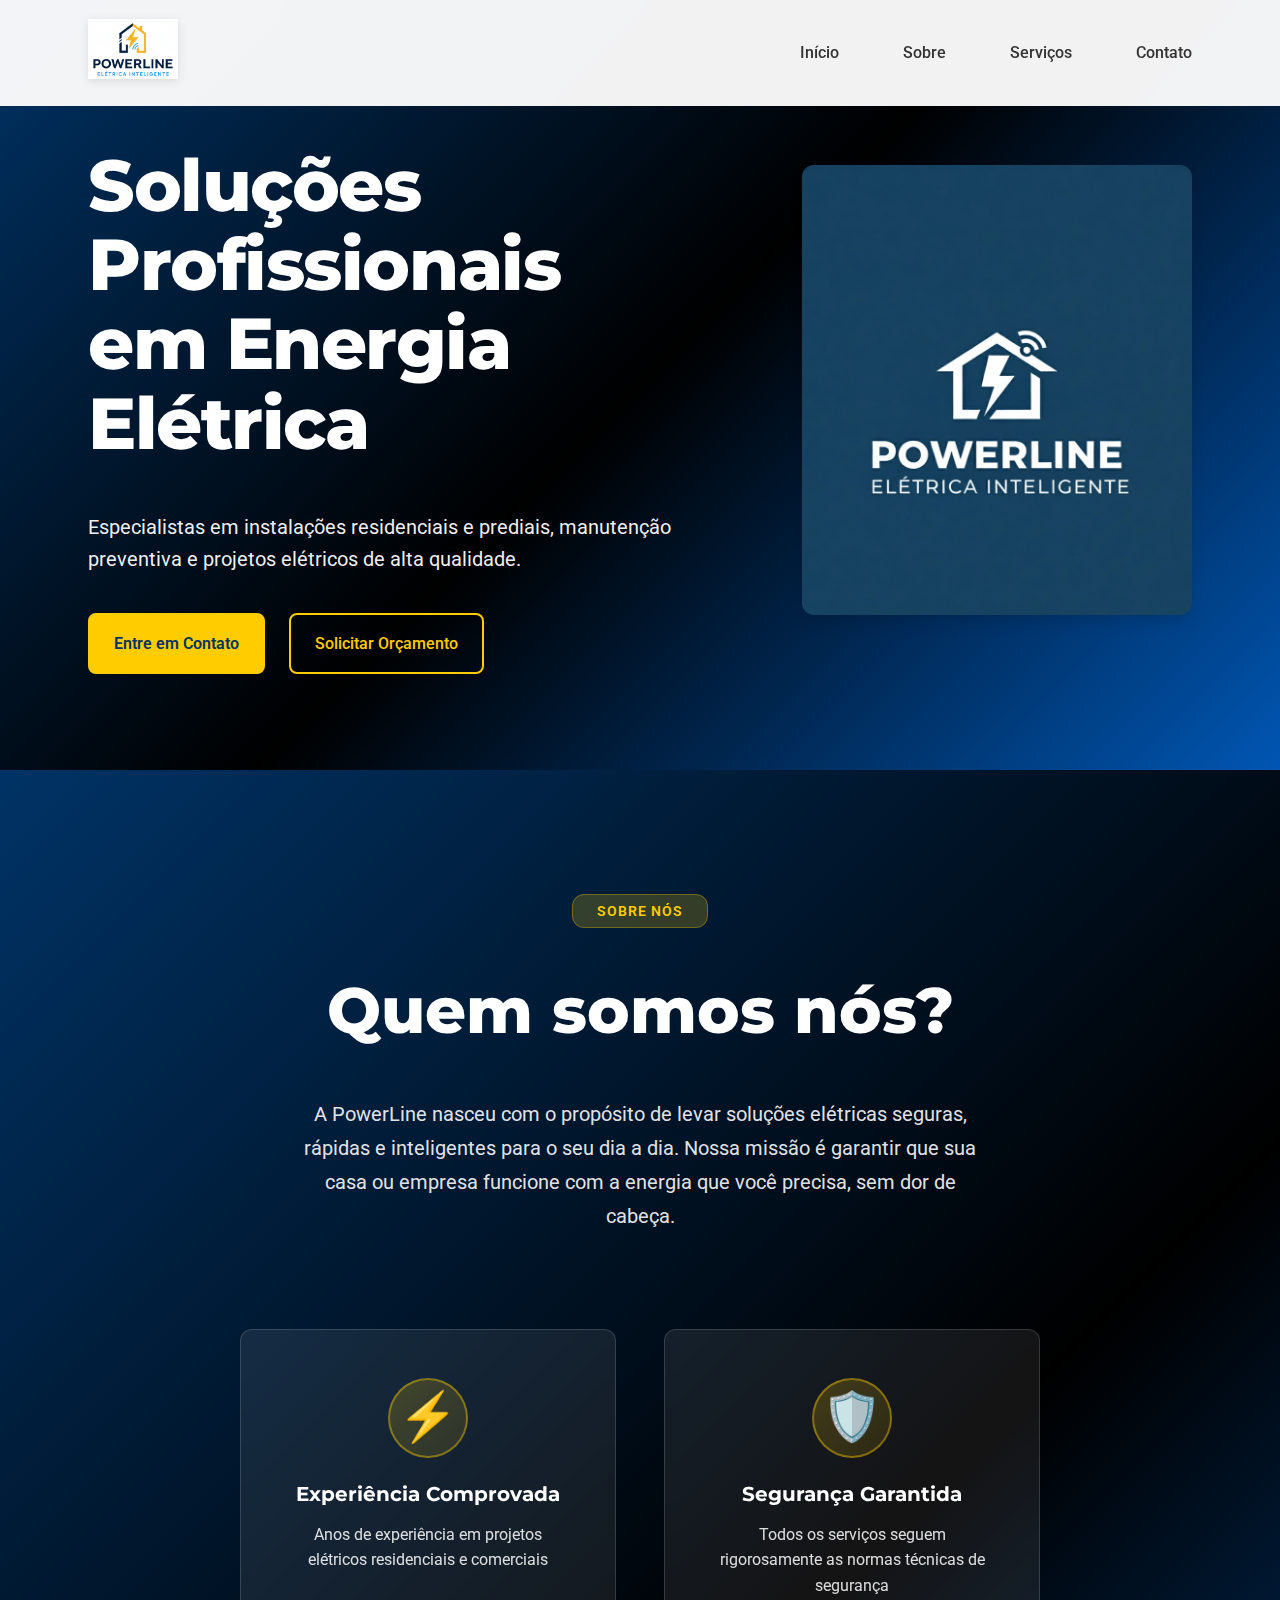
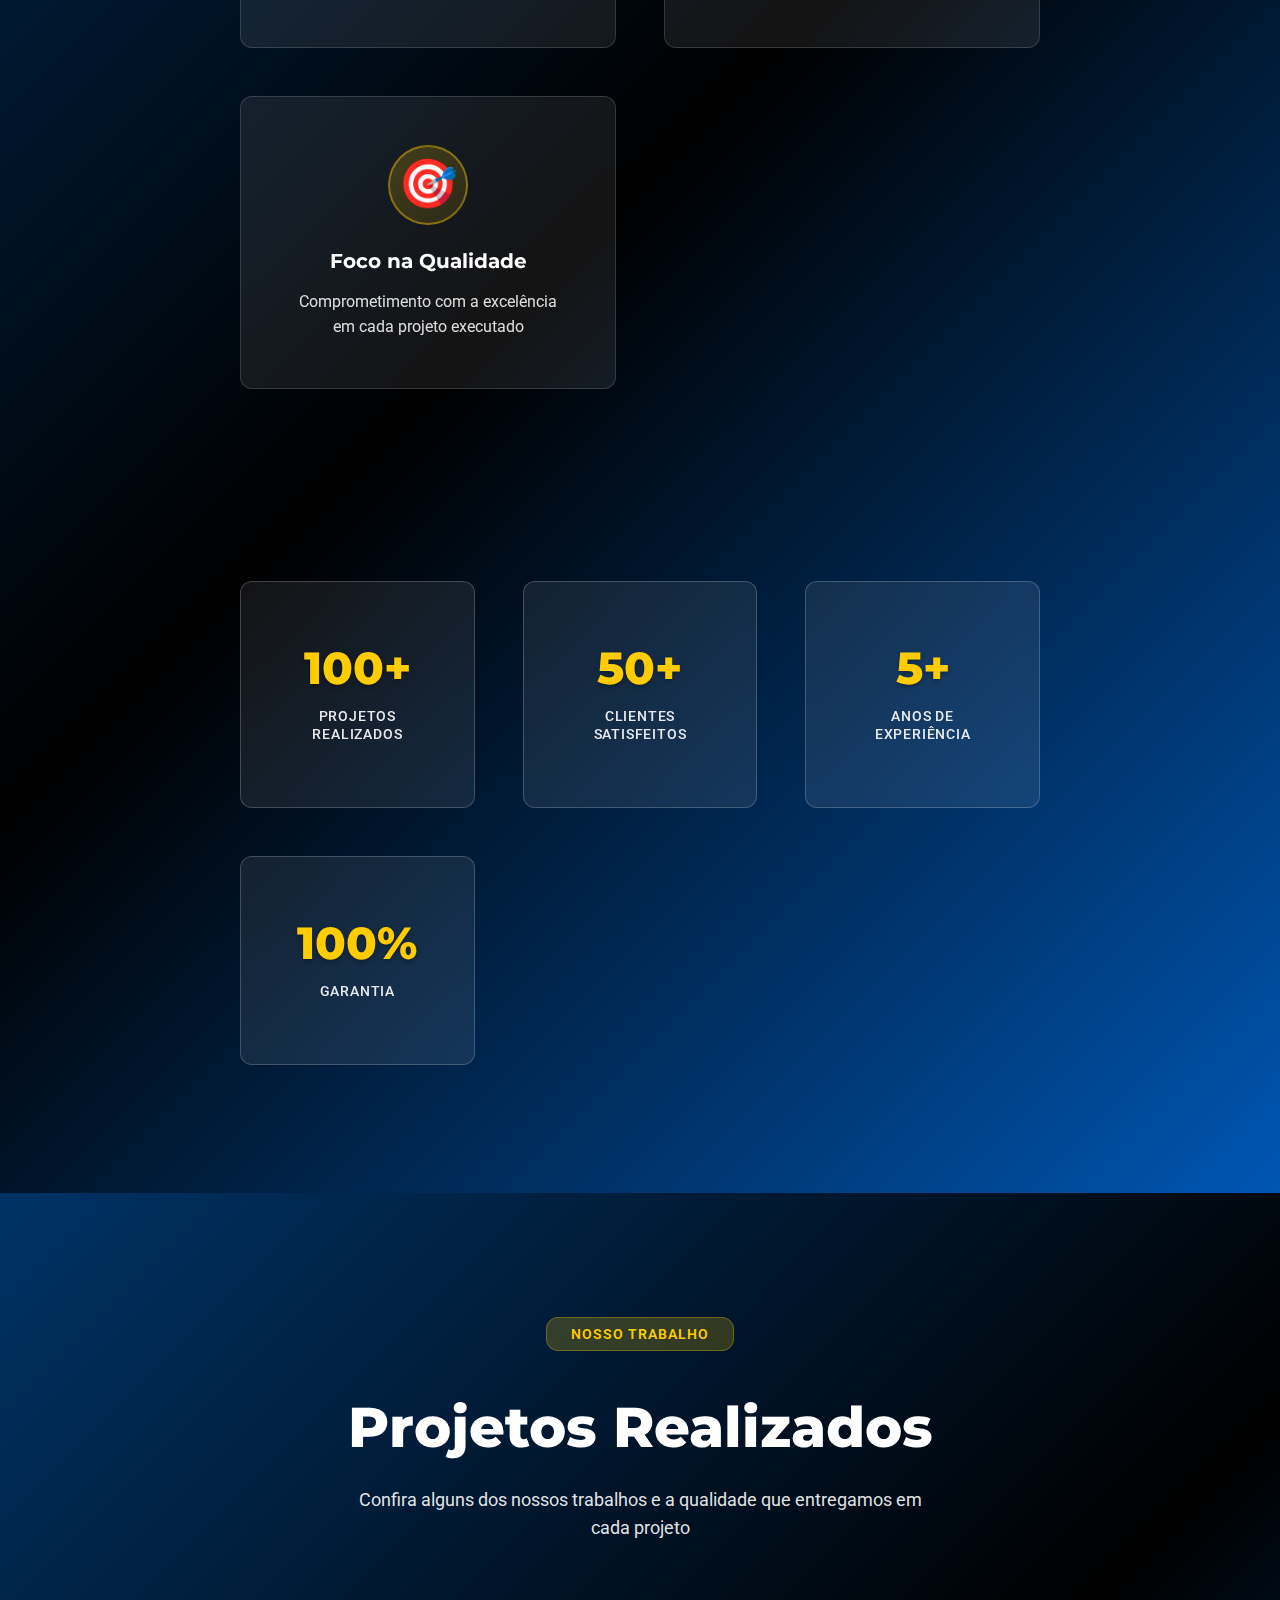
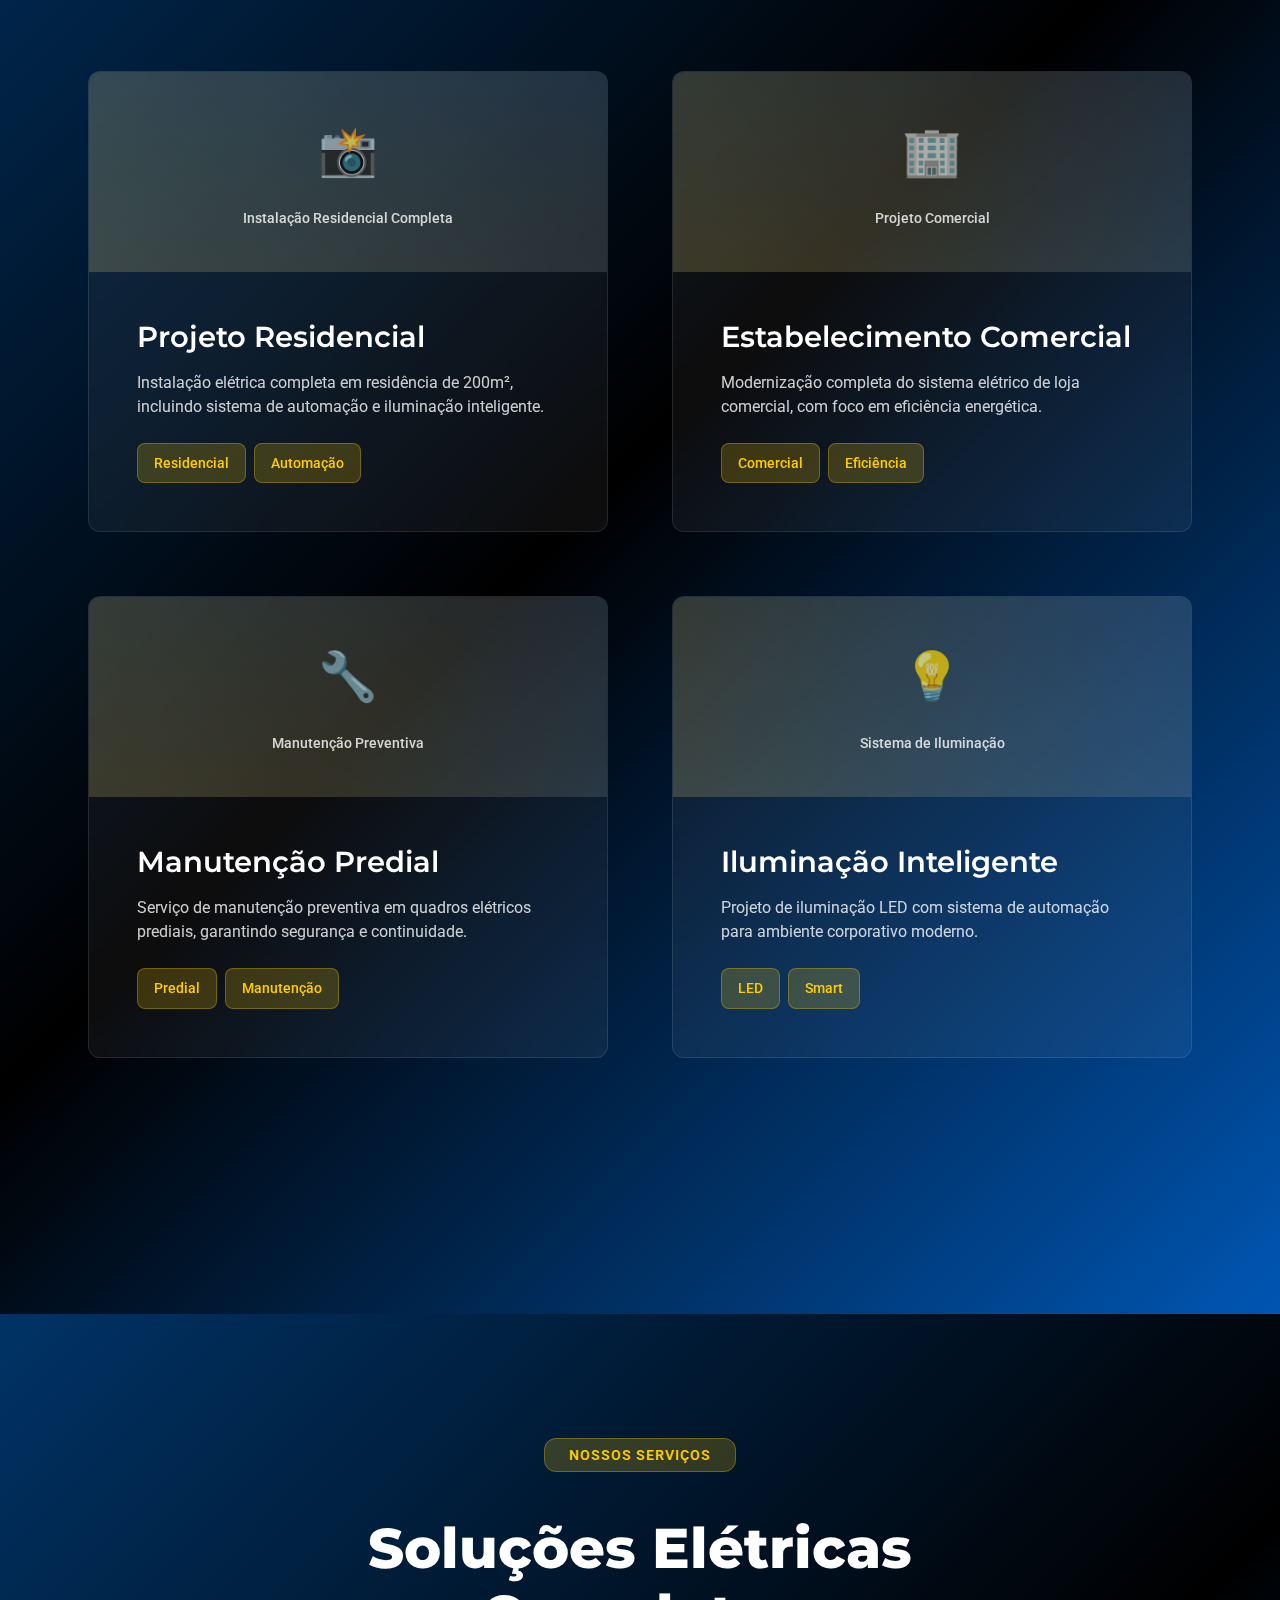
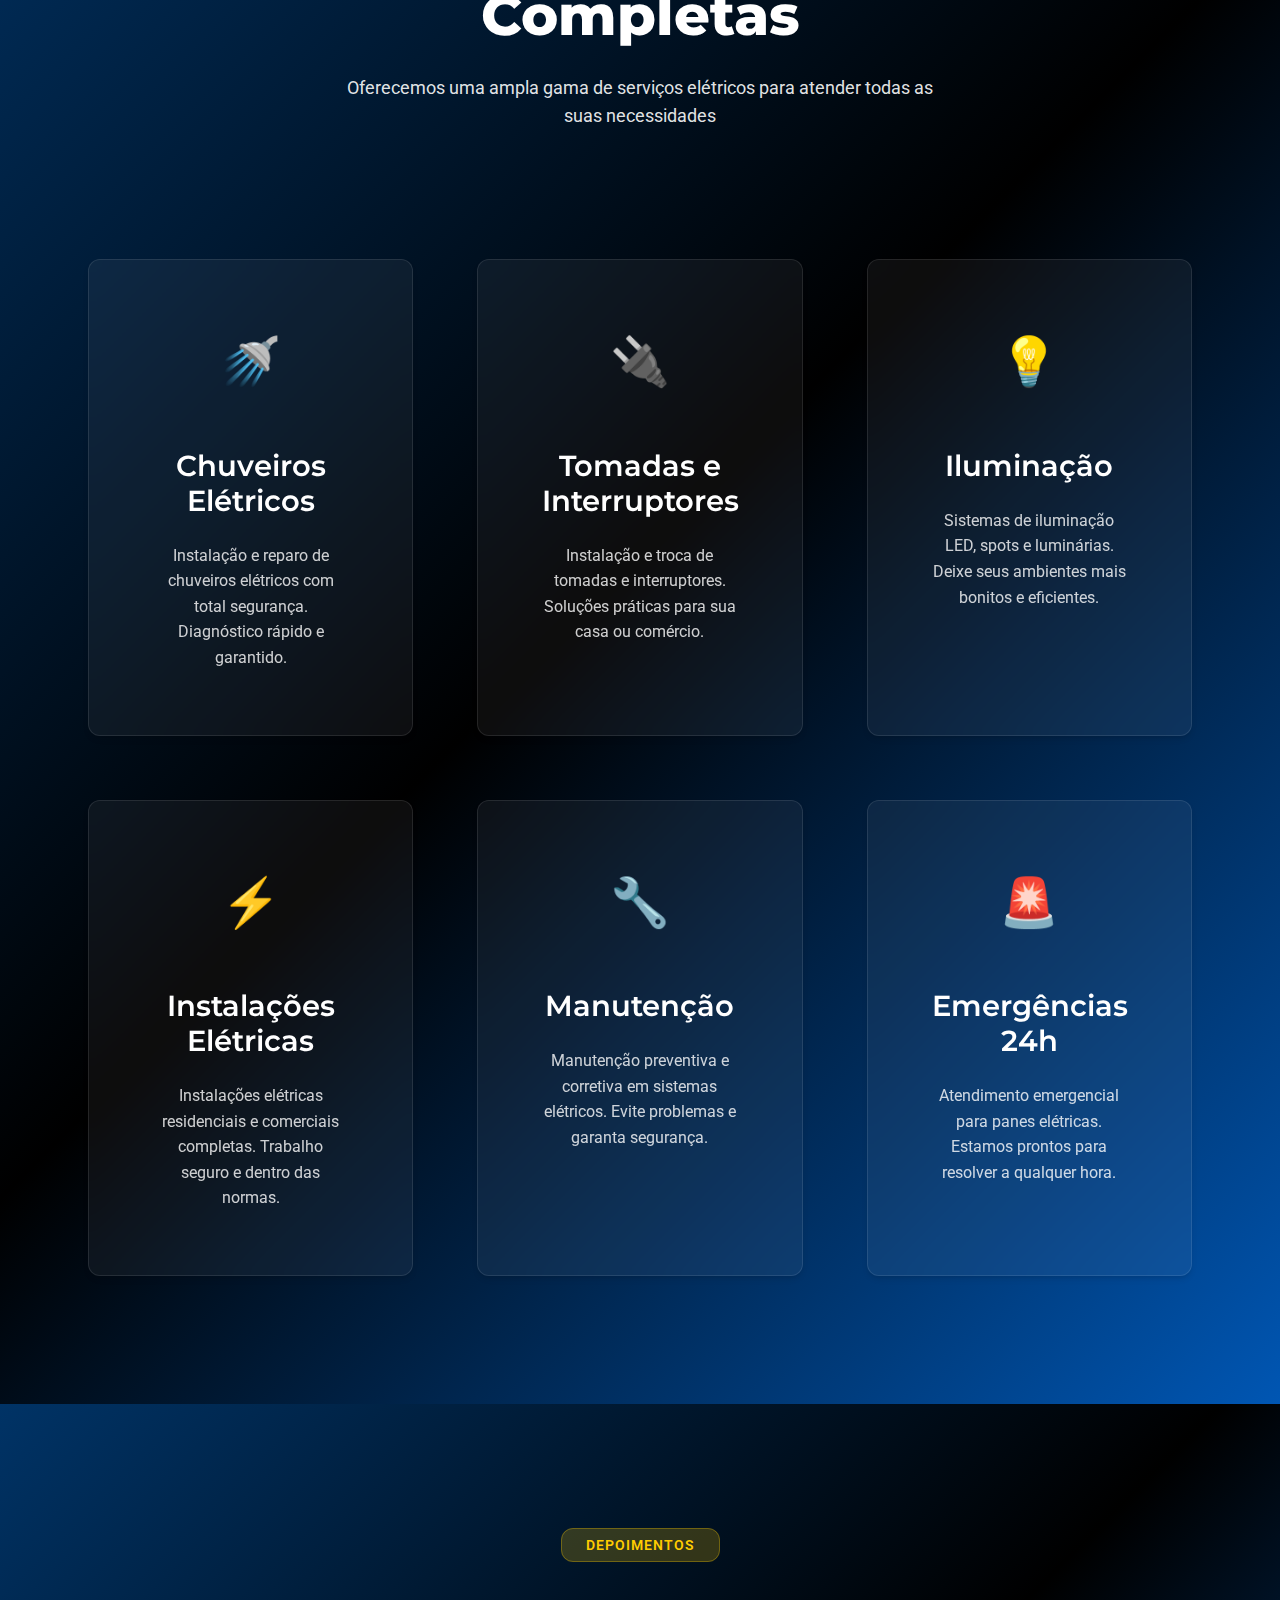
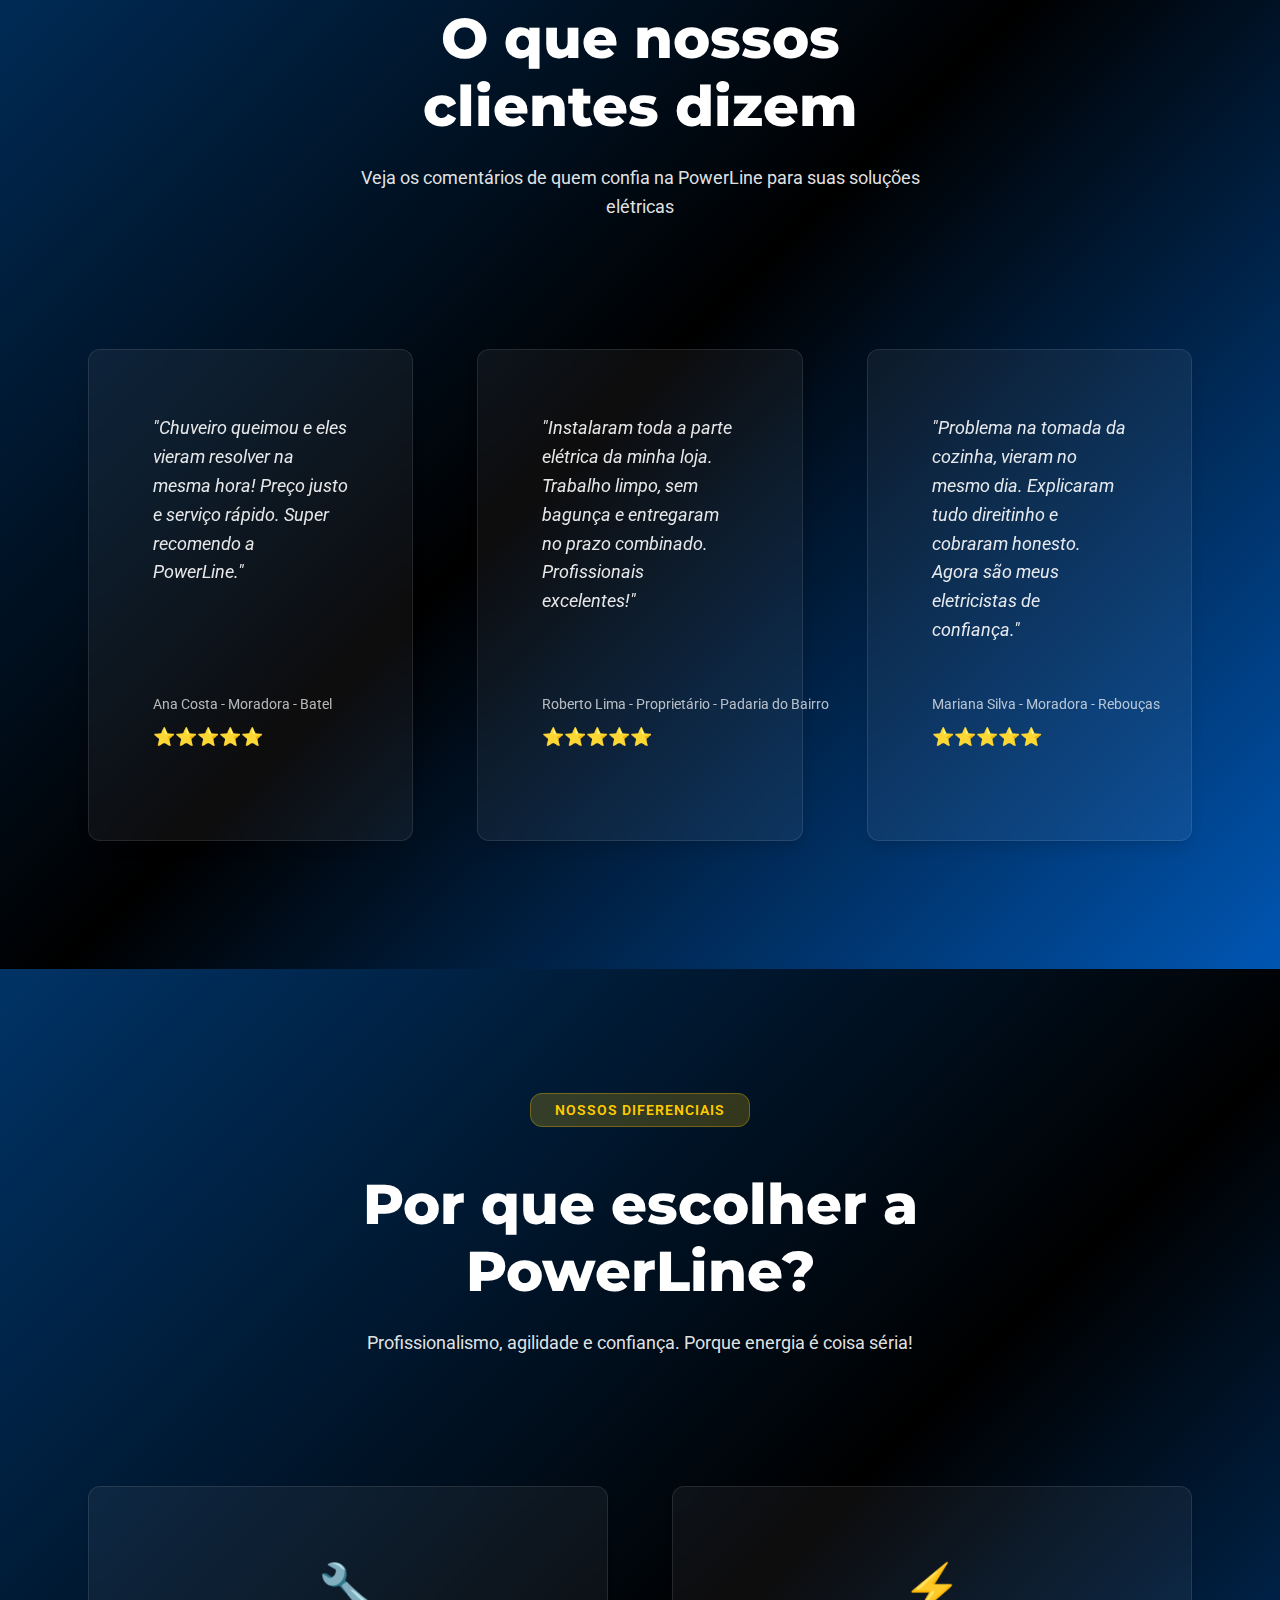
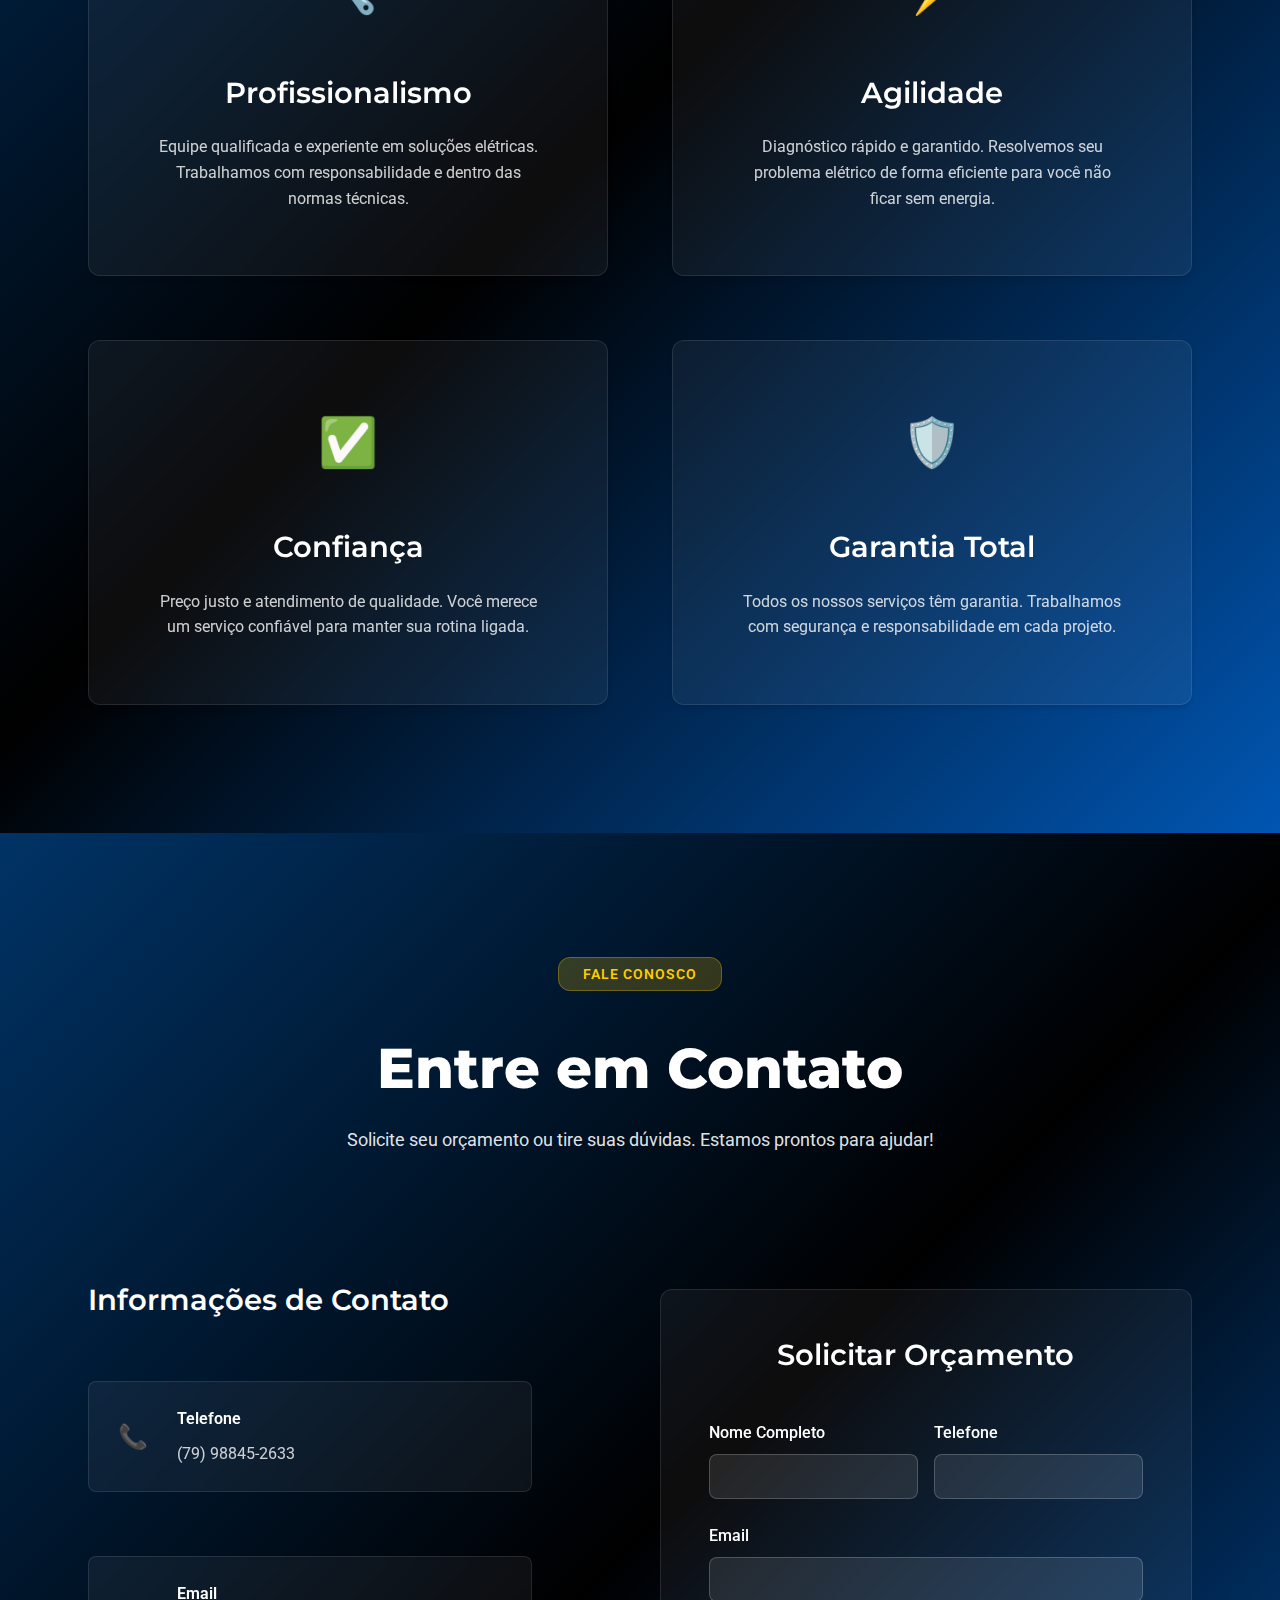
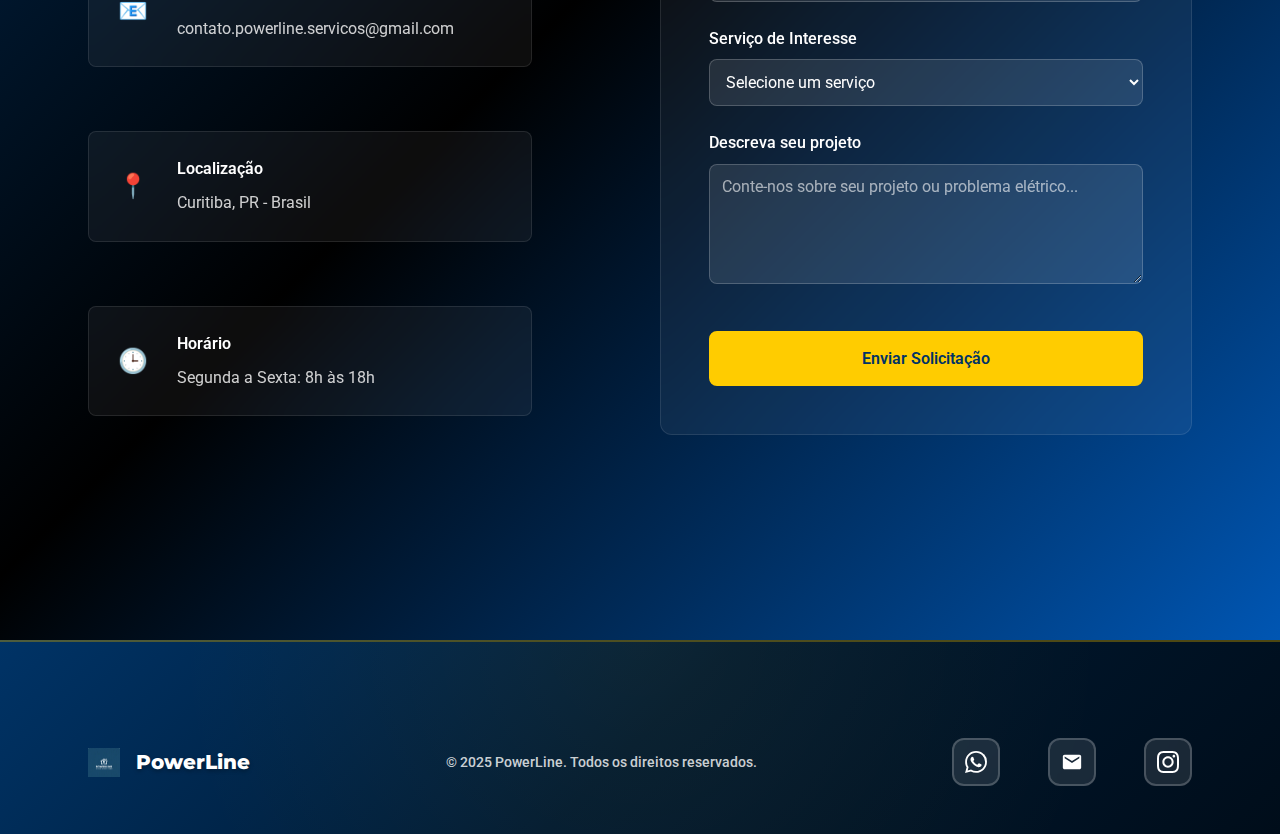
<file: index.html>
<!DOCTYPE html>
<html lang="pt-BR">
<head>
    <meta charset="UTF-8">
    <meta name="viewport" content="width=device-width, initial-scale=1.0">
    <title>PowerLine - Elétrica Inteligente</title>
    <link rel="stylesheet" href="css/style.css">
    <link rel="preconnect" href="https://fonts.googleapis.com">
    <link rel="preconnect" href="https://fonts.gstatic.com" crossorigin>
    <link href="https://fonts.googleapis.com/css2?family=Montserrat:wght@400;500;600;700;800&family=Roboto:wght@400;500;600;700&display=swap" rel="stylesheet">
    <link rel="icon" href="images/favicon.png" type="image/png">
    
    <!-- Google Analytics -->
    <script async src="https://www.googletagmanager.com/gtag/js?id=G-XXXXXXXXXX"></script>
    <script>
        window.dataLayer = window.dataLayer || [];
        function gtag(){dataLayer.push(arguments);}
        gtag('js', new Date());
        gtag('config', 'G-XXXXXXXXXX');
        
        // Event tracking
        document.addEventListener('DOMContentLoaded', function() {
            // WhatsApp clicks
            document.querySelectorAll('a[href*="wa.me"]').forEach(link => {
                link.addEventListener('click', function() {
                    gtag('event', 'whatsapp_click', {
                        event_category: 'Contact',
                        event_label: 'WhatsApp Button',
                        value: 1
                    });
                });
            });
            
            // Phone clicks
            document.querySelectorAll('a[href*="tel:"]').forEach(link => {
                link.addEventListener('click', function() {
                    gtag('event', 'phone_click', {
                        event_category: 'Contact',
                        event_label: 'Phone Button',
                        value: 1
                    });
                });
            });
        });
    </script>
</head>
<body>
    <!-- Header / Navegação -->
    <header class="header">
        <div class="container">
            <div class="logo">
                <div class="logo-icon">
                    <img src="images/powerline-logo.png" alt="PowerLine Logo" width="65" height="65">
                </div>
            </div>
            <nav class="nav">
                <ul>
                    <li><a href="#inicio">Início</a></li>
                    <li><a href="#sobre">Sobre</a></li>
                    <li><a href="#servicos">Serviços</a></li>
                    <li><a href="#contato">Contato</a></li>
                </ul>
            </nav>
            <button class="menu-toggle" aria-label="Menu">
                <span></span>
                <span></span>
                <span></span>
            </button>
        </div>
    </header>

    <!-- Seção Hero -->
    <section id="inicio" class="hero">
        <div class="container">
            <div class="hero-content">
                <h2>Soluções Profissionais em Energia Elétrica</h2>
                    <p>Especialistas em instalações residenciais e prediais, manutenção preventiva e projetos elétricos de alta qualidade.</p>
                <div class="hero-buttons">
                    <a href="https://wa.me/557988452633?text=Olá! Gostaria de entrar em contato com a PowerLine" class="btn btn-primary" target="_blank">Entre em Contato</a>
                    <a href="#contato" class="btn btn-secondary">Solicitar Orçamento</a>
                </div>
            </div>
            <div class="hero-image">
                <img src="images/powerline-logo-fundoEscuro.png" alt="PowerLine - Serviços Elétricos" class="hero-main-image" loading="eager" decoding="async">
            </div>
        </div>
    </section>

    <!-- Seção Sobre a PowerLine -->
    <section id="sobre" class="about-section">
        <div class="container">
            <div class="about-content">
                <div class="about-text">
                    <div class="section-badge">
                        <span>Sobre Nós</span>
                    </div>
                    <h2>Quem somos nós?</h2>
                    <p class="about-lead">
                        A PowerLine nasceu com o propósito de levar soluções elétricas seguras, rápidas e inteligentes para o seu dia a dia. Nossa missão é garantir que sua casa ou empresa funcione com a energia que você precisa, sem dor de cabeça.
                    </p>
                    <div class="about-features">
                        <div class="feature-item">
                            <div class="feature-icon">⚡</div>
                            <div class="feature-text">
                                <h3>Experiência Comprovada</h3>
                                <p>Anos de experiência em projetos elétricos residenciais e comerciais</p>
                            </div>
                        </div>
                        <div class="feature-item">
                            <div class="feature-icon">🛡️</div>
                            <div class="feature-text">
                                <h3>Segurança Garantida</h3>
                                <p>Todos os serviços seguem rigorosamente as normas técnicas de segurança</p>
                            </div>
                        </div>
                        <div class="feature-item">
                            <div class="feature-icon">🎯</div>
                            <div class="feature-text">
                                <h3>Foco na Qualidade</h3>
                                <p>Comprometimento com a excelência em cada projeto executado</p>
                            </div>
                        </div>
                    </div>
                </div>
                <div class="about-stats">
                    <div class="stats-grid">
                        <div class="stat-item">
                            <div class="stat-number">100+</div>
                            <div class="stat-label">Projetos Realizados</div>
                        </div>
                        <div class="stat-item">
                            <div class="stat-number">50+</div>
                            <div class="stat-label">Clientes Satisfeitos</div>
                        </div>
                        <div class="stat-item">
                            <div class="stat-number">5+</div>
                            <div class="stat-label">Anos de Experiência</div>
                        </div>
                        <div class="stat-item">
                            <div class="stat-number">100%</div>
                            <div class="stat-label">Garantia</div>
                        </div>
                    </div>
                </div>
            </div>
        </div>
    </section>

    <!-- Seção Projetos Realizados -->
    <section class="projects-section">
        <div class="container">
            <div class="section-header-center">
                <div class="section-badge">
                    <span>Nosso Trabalho</span>
                </div>
                <h2>Projetos Realizados</h2>
                <p class="section-lead">
                    Confira alguns dos nossos trabalhos e a qualidade que entregamos em cada projeto
                </p>
            </div>
            
            <div class="projects-showcase">
                <!-- Project Card 1 -->
                <div class="project-card">
                    <div class="project-image-placeholder">
                        <div class="placeholder-content">
                            <div class="placeholder-icon">📸</div>
                            <p>Instalação Residencial Completa</p>
                        </div>
                    </div>
                    <div class="project-info">
                        <h3>Projeto Residencial</h3>
                        <p>Instalação elétrica completa em residência de 200m², incluindo sistema de automação e iluminação inteligente.</p>
                        <div class="project-tags">
                            <span class="tag">Residencial</span>
                            <span class="tag">Automação</span>
                        </div>
                    </div>
                </div>

                <!-- Project Card 2 -->
                <div class="project-card">
                    <div class="project-image-placeholder">
                        <div class="placeholder-content">
                            <div class="placeholder-icon">🏢</div>
                            <p>Projeto Comercial</p>
                        </div>
                    </div>
                    <div class="project-info">
                        <h3>Estabelecimento Comercial</h3>
                        <p>Modernização completa do sistema elétrico de loja comercial, com foco em eficiência energética.</p>
                        <div class="project-tags">
                            <span class="tag">Comercial</span>
                            <span class="tag">Eficiência</span>
                        </div>
                    </div>
                </div>

                    <!-- Project Card 3 -->
                    <div class="project-card">
                        <div class="project-image-placeholder">
                            <div class="placeholder-content">
                                <div class="placeholder-icon">🔧</div>
                                <p>Manutenção Preventiva</p>
                            </div>
                        </div>
                        <div class="project-info">
                            <h3>Manutenção Predial</h3>
                            <p>Serviço de manutenção preventiva em quadros elétricos prediais, garantindo segurança e continuidade.</p>
                            <div class="project-tags">
                                <span class="tag">Predial</span>
                                <span class="tag">Manutenção</span>
                            </div>
                        </div>
                    </div>

                <!-- Project Card 4 -->
                <div class="project-card">
                    <div class="project-image-placeholder">
                        <div class="placeholder-content">
                            <div class="placeholder-icon">💡</div>
                            <p>Sistema de Iluminação</p>
                        </div>
                    </div>
                    <div class="project-info">
                        <h3>Iluminação Inteligente</h3>
                        <p>Projeto de iluminação LED com sistema de automação para ambiente corporativo moderno.</p>
                        <div class="project-tags">
                            <span class="tag">LED</span>
                            <span class="tag">Smart</span>
                        </div>
                    </div>
                </div>
            </div>

            
        </div>
    </section>

    <!-- Seção Nossos Serviços -->
    <section id="servicos" class="services-section">
        <div class="container">
            <div class="section-header-center">
                <div class="section-badge">
                    <span>Nossos Serviços</span>
                </div>
                <h2>Soluções Elétricas Completas</h2>
                <p class="section-lead">
                    Oferecemos uma ampla gama de serviços elétricos para atender todas as suas necessidades
                </p>
            </div>
            
            <div class="services-grid">
                <div class="service-card">
                    <div class="service-icon">🚿</div>
                    <h3>Chuveiros Elétricos</h3>
                    <p>Instalação e reparo de chuveiros elétricos com total segurança. Diagnóstico rápido e garantido.</p>
                </div>
                
                <div class="service-card">
                    <div class="service-icon">🔌</div>
                    <h3>Tomadas e Interruptores</h3>
                    <p>Instalação e troca de tomadas e interruptores. Soluções práticas para sua casa ou comércio.</p>
                </div>
                
                <div class="service-card">
                    <div class="service-icon">💡</div>
                    <h3>Iluminação</h3>
                    <p>Sistemas de iluminação LED, spots e luminárias. Deixe seus ambientes mais bonitos e eficientes.</p>
                </div>
                
                <div class="service-card">
                    <div class="service-icon">⚡</div>
                    <h3>Instalações Elétricas</h3>
                    <p>Instalações elétricas residenciais e comerciais completas. Trabalho seguro e dentro das normas.</p>
                </div>
                
                <div class="service-card">
                    <div class="service-icon">🔧</div>
                    <h3>Manutenção</h3>
                    <p>Manutenção preventiva e corretiva em sistemas elétricos. Evite problemas e garanta segurança.</p>
                </div>
                
                <div class="service-card">
                    <div class="service-icon">🚨</div>
                    <h3>Emergências 24h</h3>
                    <p>Atendimento emergencial para panes elétricas. Estamos prontos para resolver a qualquer hora.</p>
                </div>
            </div>
        </div>
    </section>

    <!-- Seção O que nossos clientes dizem -->
    <section class="testimonials-section">
        <div class="container">
            <div class="section-header-center">
                <div class="section-badge">
                    <span>Depoimentos</span>
                </div>
                <h2>O que nossos clientes dizem</h2>
                <p class="section-lead">
                    Veja os comentários de quem confia na PowerLine para suas soluções elétricas
                </p>
            </div>
            
            <div class="testimonials-grid">
                <div class="testimonial-card">
                    <div class="testimonial-content">
                        <p>"Chuveiro queimou e eles vieram resolver na mesma hora! Preço justo e serviço rápido. Super recomendo a PowerLine."</p>
                    </div>
                    <br>
                    <br>
                    <div class="testimonial-author">
                        <div class="author-info">
                            <span>Ana Costa - Moradora - Batel</span>
                        </div>
                        <div class="testimonial-rating">⭐⭐⭐⭐⭐</div>
                    </div>
                </div>
                
                <div class="testimonial-card">
                    <div class="testimonial-content">
                        <p>"Instalaram toda a parte elétrica da minha loja. Trabalho limpo, sem bagunça e entregaram no prazo combinado. Profissionais excelentes!"</p>
                    </div>
                    <div class="testimonial-author">
                        <div class="author-info">
                            <span>Roberto Lima - Proprietário - Padaria do Bairro</span>
                        </div>
                        <div class="testimonial-rating">⭐⭐⭐⭐⭐</div>
                    </div>
                </div>
                
                <div class="testimonial-card">
                    <div class="testimonial-content">
                        <p>"Problema na tomada da cozinha, vieram no mesmo dia. Explicaram tudo direitinho e cobraram honesto. Agora são meus eletricistas de confiança."</p>
                    </div>
                    <div class="testimonial-author">
                        <div class="author-info">
                            <span>Mariana Silva - Moradora - Rebouças</span>
                        </div>
                        <div class="testimonial-rating">⭐⭐⭐⭐⭐</div>
                    </div>
                </div>
            </div>
        </div>
    </section>

    <!-- Seção Por que escolher a PowerLine -->
    <section class="why-choose-section">
        <div class="container">
            <div class="section-header-center">
                <div class="section-badge">
                    <span>Nossos Diferenciais</span>
                </div>
                <h2>Por que escolher a PowerLine?</h2>
                <p class="section-lead">
                    Profissionalismo, agilidade e confiança. Porque energia é coisa séria!
                </p>
            </div>
            
            <div class="differentials-grid">
                <div class="differential-card">
                    <div class="differential-icon">🔧</div>
                    <h3>Profissionalismo</h3>
                    <p>Equipe qualificada e experiente em soluções elétricas. Trabalhamos com responsabilidade e dentro das normas técnicas.</p>
                </div>
                
                <div class="differential-card">
                    <div class="differential-icon">⚡</div>
                    <h3>Agilidade</h3>
                    <p>Diagnóstico rápido e garantido. Resolvemos seu problema elétrico de forma eficiente para você não ficar sem energia.</p>
                </div>
                
                <div class="differential-card">
                    <div class="differential-icon">✅</div>
                    <h3>Confiança</h3>
                    <p>Preço justo e atendimento de qualidade. Você merece um serviço confiável para manter sua rotina ligada.</p>
                </div>
                
                <div class="differential-card">
                    <div class="differential-icon">🛡️</div>
                    <h3>Garantia Total</h3>
                    <p>Todos os nossos serviços têm garantia. Trabalhamos com segurança e responsabilidade em cada projeto.</p>
                </div>
            </div>
        </div>
    </section>

    <!-- Seção Entre em Contato -->
    <section id="contato" class="contact-section">
        <div class="container">
            <div class="section-header-center">
                <div class="section-badge">
                    <span>Fale Conosco</span>
                </div>
                <h2>Entre em Contato</h2>
                <p class="section-lead">
                    Solicite seu orçamento ou tire suas dúvidas. Estamos prontos para ajudar!
                </p>
            </div>
            
            <div class="contact-content">
                <div class="contact-info">
                    <h3>Informações de Contato</h3>
                    <div class="contact-items">
                        <div class="contact-item">
                            <div class="contact-icon">📞</div>
                            <div class="contact-text">
                                <strong>Telefone</strong>
                                <p>(79) 98845-2633</p>
                            </div>
                        </div>
                        
                        <div class="contact-item">
                            <div class="contact-icon">📧</div>
                            <div class="contact-text">
                                <strong>Email</strong>
                                <p>contato.powerline.servicos@gmail.com</p>
                            </div>
                        </div>
                        
                        <div class="contact-item">
                            <div class="contact-icon">📍</div>
                            <div class="contact-text">
                                <strong>Localização</strong>
                                <p>Curitiba, PR - Brasil</p>
                            </div>
                        </div>
                        
                        <div class="contact-item">
                            <div class="contact-icon">🕒</div>
                            <div class="contact-text">
                                <strong>Horário</strong>
                                <p>Segunda a Sexta: 8h às 18h</p>
                            </div>
                        </div>
                    </div>
                </div>
                
                <div class="contact-form">
                    <h3>Solicitar Orçamento</h3>
                    <form>
                        <div class="form-row">
                            <div class="form-group">
                                <label for="nome">Nome Completo</label>
                                <input type="text" id="nome" name="nome" required>
                            </div>
                            <div class="form-group">
                                <label for="telefone">Telefone</label>
                                <input type="tel" id="telefone" name="telefone" required>
                            </div>
                        </div>
                        
                        <div class="form-group">
                            <label for="email">Email</label>
                            <input type="email" id="email" name="email" required>
                        </div>
                        
                        <div class="form-group">
                            <label for="servico">Serviço de Interesse</label>
                            <select id="servico" name="servico" required>
                                <option value="">Selecione um serviço</option>
                                <option value="chuveiro">Chuveiro Elétrico</option>
                                <option value="tomadas">Tomadas e Interruptores</option>
                                <option value="iluminacao">Iluminação</option>
                                <option value="instalacao">Instalação Elétrica</option>
                                <option value="manutencao">Manutenção</option>
                                <option value="emergencia">Emergência</option>
                            </select>
                        </div>
                        
                        <div class="form-group">
                            <label for="mensagem">Descreva seu projeto</label>
                            <textarea id="mensagem" name="mensagem" rows="4" placeholder="Conte-nos sobre seu projeto ou problema elétrico..."></textarea>
                        </div>
                        
                        <button type="submit" class="btn btn-primary btn-full">
                            Enviar Solicitação
                        </button>
                    </form>
                </div>
            </div>
        </div>
    </section>

    <!-- Footer -->
    <footer class="footer">
        <div class="container">
            <div class="footer-content">
                <div class="footer-left">
                    <div class="footer-logo">
                        <img src="images/powerline-logo-fundoEscuro.png" alt="PowerLine Logo" width="28" height="28">
                        <span class="footer-brand">PowerLine</span>
                    </div>
                </div>
                
                <div class="footer-center">
                    <p class="footer-copyright">&copy; 2025 PowerLine. Todos os direitos reservados.</p>
                </div>
                
                <div class="footer-right">
                    <div class="footer-social">
                        <a href="https://wa.me/557988452633" target="_blank" aria-label="WhatsApp" class="social-link">
                            <svg width="20" height="20" viewBox="0 0 24 24" fill="currentColor">
                                <path d="M17.472 14.382c-.297-.149-1.758-.867-2.03-.967-.273-.099-.471-.148-.67.15-.197.297-.767.966-.94 1.164-.173.199-.347.223-.644.075-.297-.15-1.255-.463-2.39-1.475-.883-.788-1.48-1.761-1.653-2.059-.173-.297-.018-.458.13-.606.134-.133.298-.347.446-.52.149-.174.198-.298.298-.497.099-.198.05-.371-.025-.52-.075-.149-.669-1.612-.916-2.207-.242-.579-.487-.5-.669-.51-.173-.008-.371-.01-.57-.01-.198 0-.52.074-.792.372-.272.297-1.04 1.016-1.04 2.479 0 1.462 1.065 2.875 1.213 3.074.149.198 2.096 3.2 5.077 4.487.709.306 1.262.489 1.694.625.712.227 1.36.195 1.871.118.571-.085 1.758-.719 2.006-1.413.248-.694.248-1.289.173-1.413-.074-.124-.272-.198-.57-.347m-5.421 7.403h-.004a9.87 9.87 0 01-5.031-1.378l-.361-.214-3.741.982.998-3.648-.235-.374a9.86 9.86 0 01-1.51-5.26c.001-5.45 4.436-9.884 9.888-9.884 2.64 0 5.122 1.03 6.988 2.898a9.825 9.825 0 012.893 6.994c-.003 5.45-4.437 9.884-9.885 9.884m8.413-18.297A11.815 11.815 0 0012.05 0C5.495 0 .16 5.335.157 11.892c0 2.096.547 4.142 1.588 5.945L.057 24l6.305-1.654a11.882 11.882 0 005.683 1.448h.005c6.554 0 11.89-5.335 11.893-11.893A11.821 11.821 0 0020.893 3.488"/>
                            </svg>
                        </a>
                        <a href="mailto:contato.powerline.servicos@gmail.com" aria-label="Email" class="social-link">
                            <svg width="20" height="20" viewBox="0 0 24 24" fill="currentColor">
                                <path d="M20 4H4c-1.1 0-1.99.9-1.99 2L2 18c0 1.1.9 2 2 2h16c1.1 0 2-.9 2-2V6c0-1.1-.9-2-2-2zm0 4l-8 5-8-5V6l8 5 8-5v2z"/>
                            </svg>
                        </a>
                        <a href="https://www.instagram.com/por.wer.line/" target="_blank" aria-label="Instagram" class="social-link">
                            <svg width="20" height="20" viewBox="0 0 24 24" fill="currentColor">
                                <path d="M12 2.163c3.204 0 3.584.012 4.85.07 3.252.148 4.771 1.691 4.919 4.919.058 1.265.069 1.645.069 4.849 0 3.205-.012 3.584-.069 4.849-.149 3.225-1.664 4.771-4.919 4.919-1.266.058-1.644.07-4.85.07-3.204 0-3.584-.012-4.849-.07-3.26-.149-4.771-1.699-4.919-4.92-.058-1.265-.07-1.644-.07-4.849 0-3.204.013-3.583.07-4.849.149-3.227 1.664-4.771 4.919-4.919 1.266-.057 1.645-.069 4.849-.069zm0-2.163c-3.259 0-3.667.014-4.947.072-4.358.2-6.78 2.618-6.98 6.98-.059 1.281-.073 1.689-.073 4.948 0 3.259.014 3.668.072 4.948.2 4.358 2.618 6.78 6.98 6.98 1.281.058 1.689.072 4.948.072 3.259 0 3.668-.014 4.948-.072 4.354-.2 6.782-2.618 6.979-6.98.059-1.28.073-1.689.073-4.948 0-3.259-.014-3.667-.072-4.947-.196-4.354-2.617-6.78-6.979-6.98-1.281-.059-1.69-.073-4.949-.073zm0 5.838c-3.403 0-6.162 2.759-6.162 6.162s2.759 6.163 6.162 6.163 6.162-2.759 6.162-6.163c0-3.403-2.759-6.162-6.162-6.162zm0 10.162c-2.209 0-4-1.79-4-4 0-2.209 1.791-4 4-4s4 1.791 4 4c0 2.21-1.791 4-4 4zm6.406-11.845c-.796 0-1.441.645-1.441 1.44s.645 1.44 1.441 1.44c.795 0 1.439-.645 1.439-1.44s-.644-1.44-1.439-1.44z"/>
                            </svg>
                        </a>
                    </div>
                </div>
            </div>
        </div>
    </footer>

    <script src="js/script.js"></script>
</body>
</html>
</file>
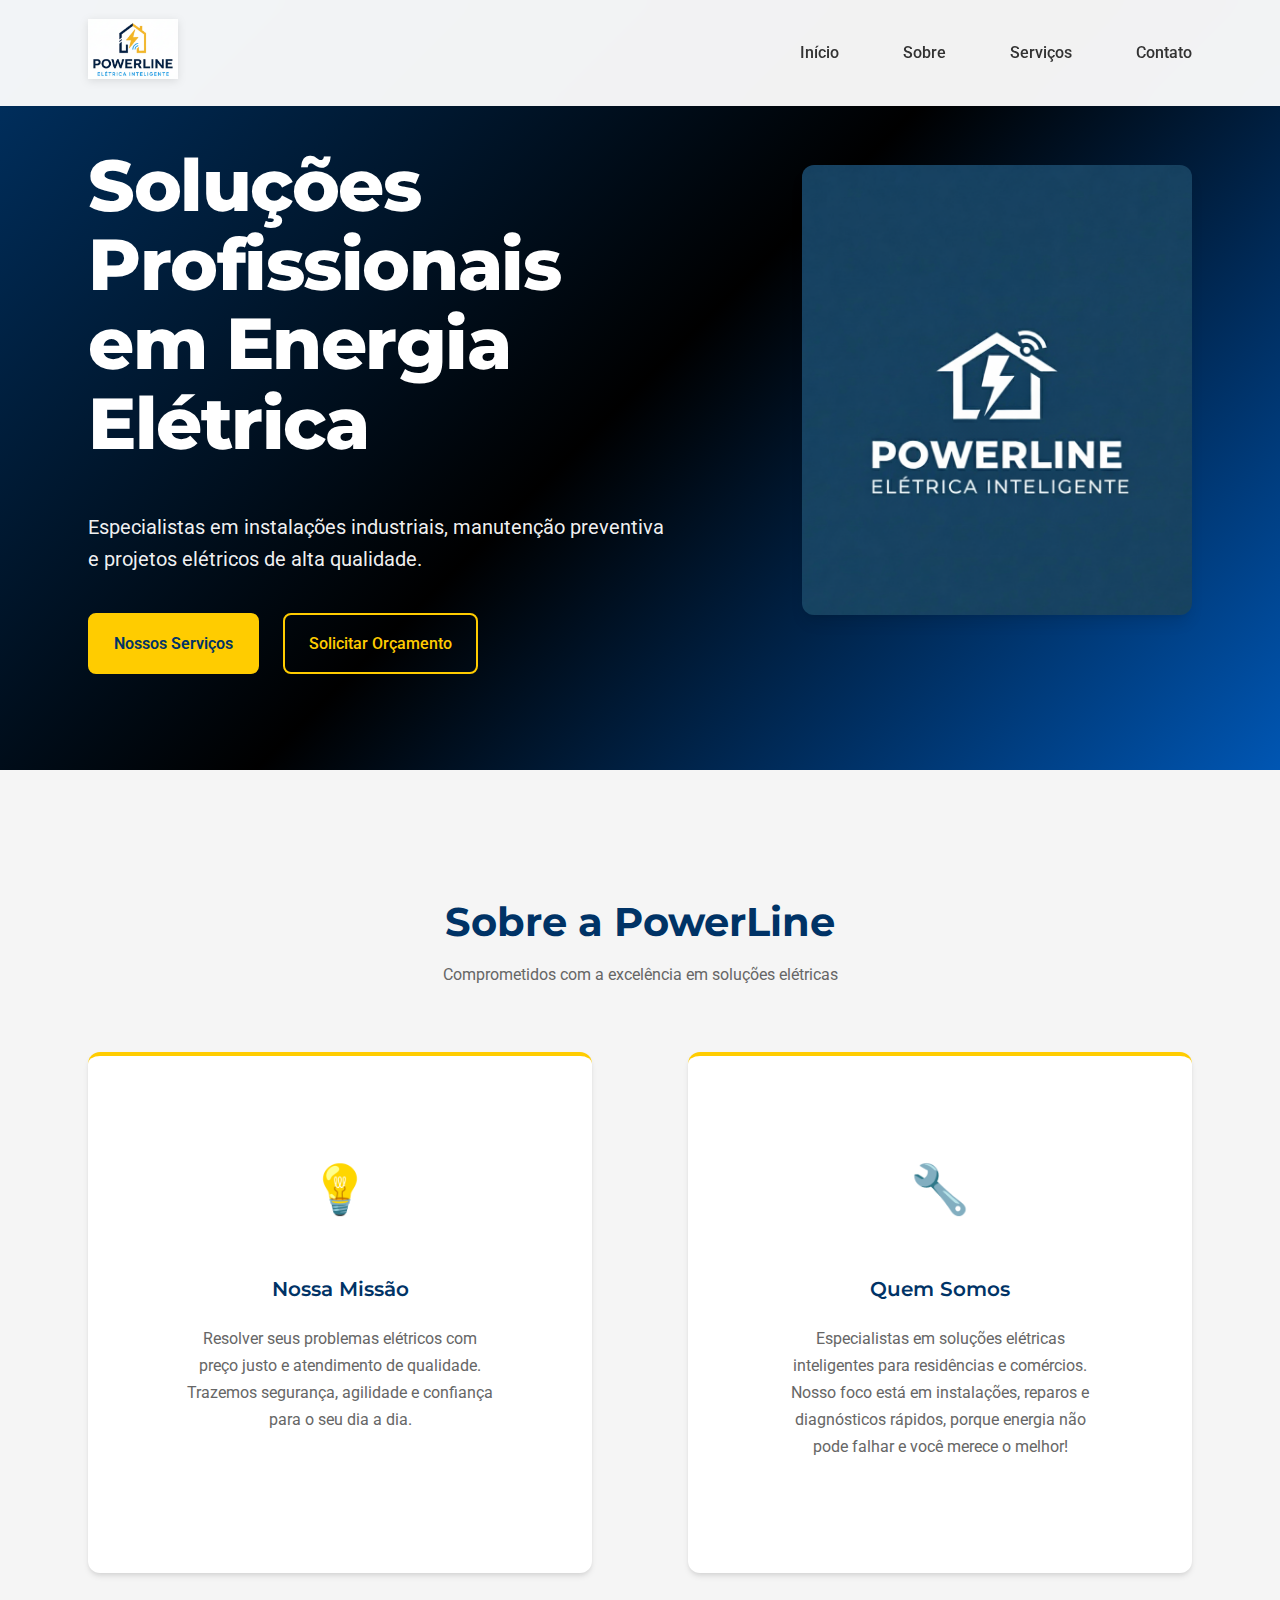
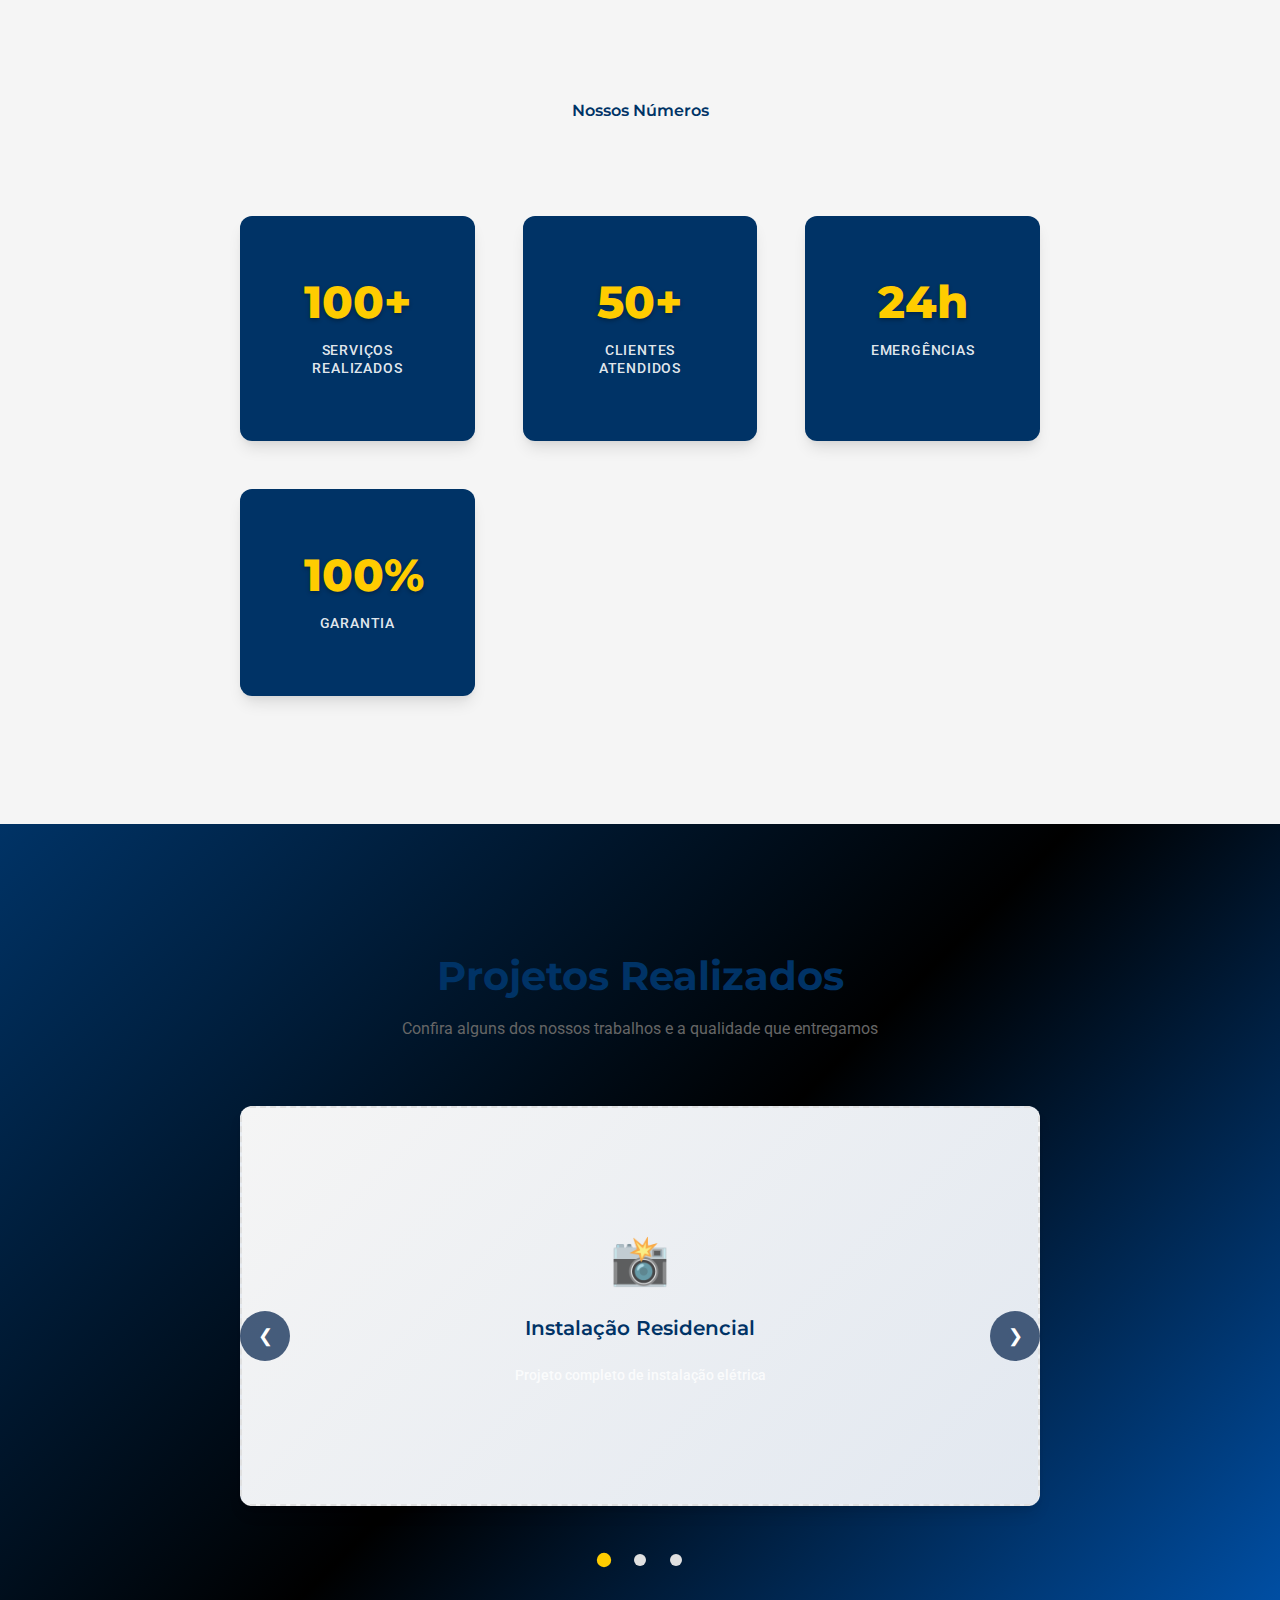
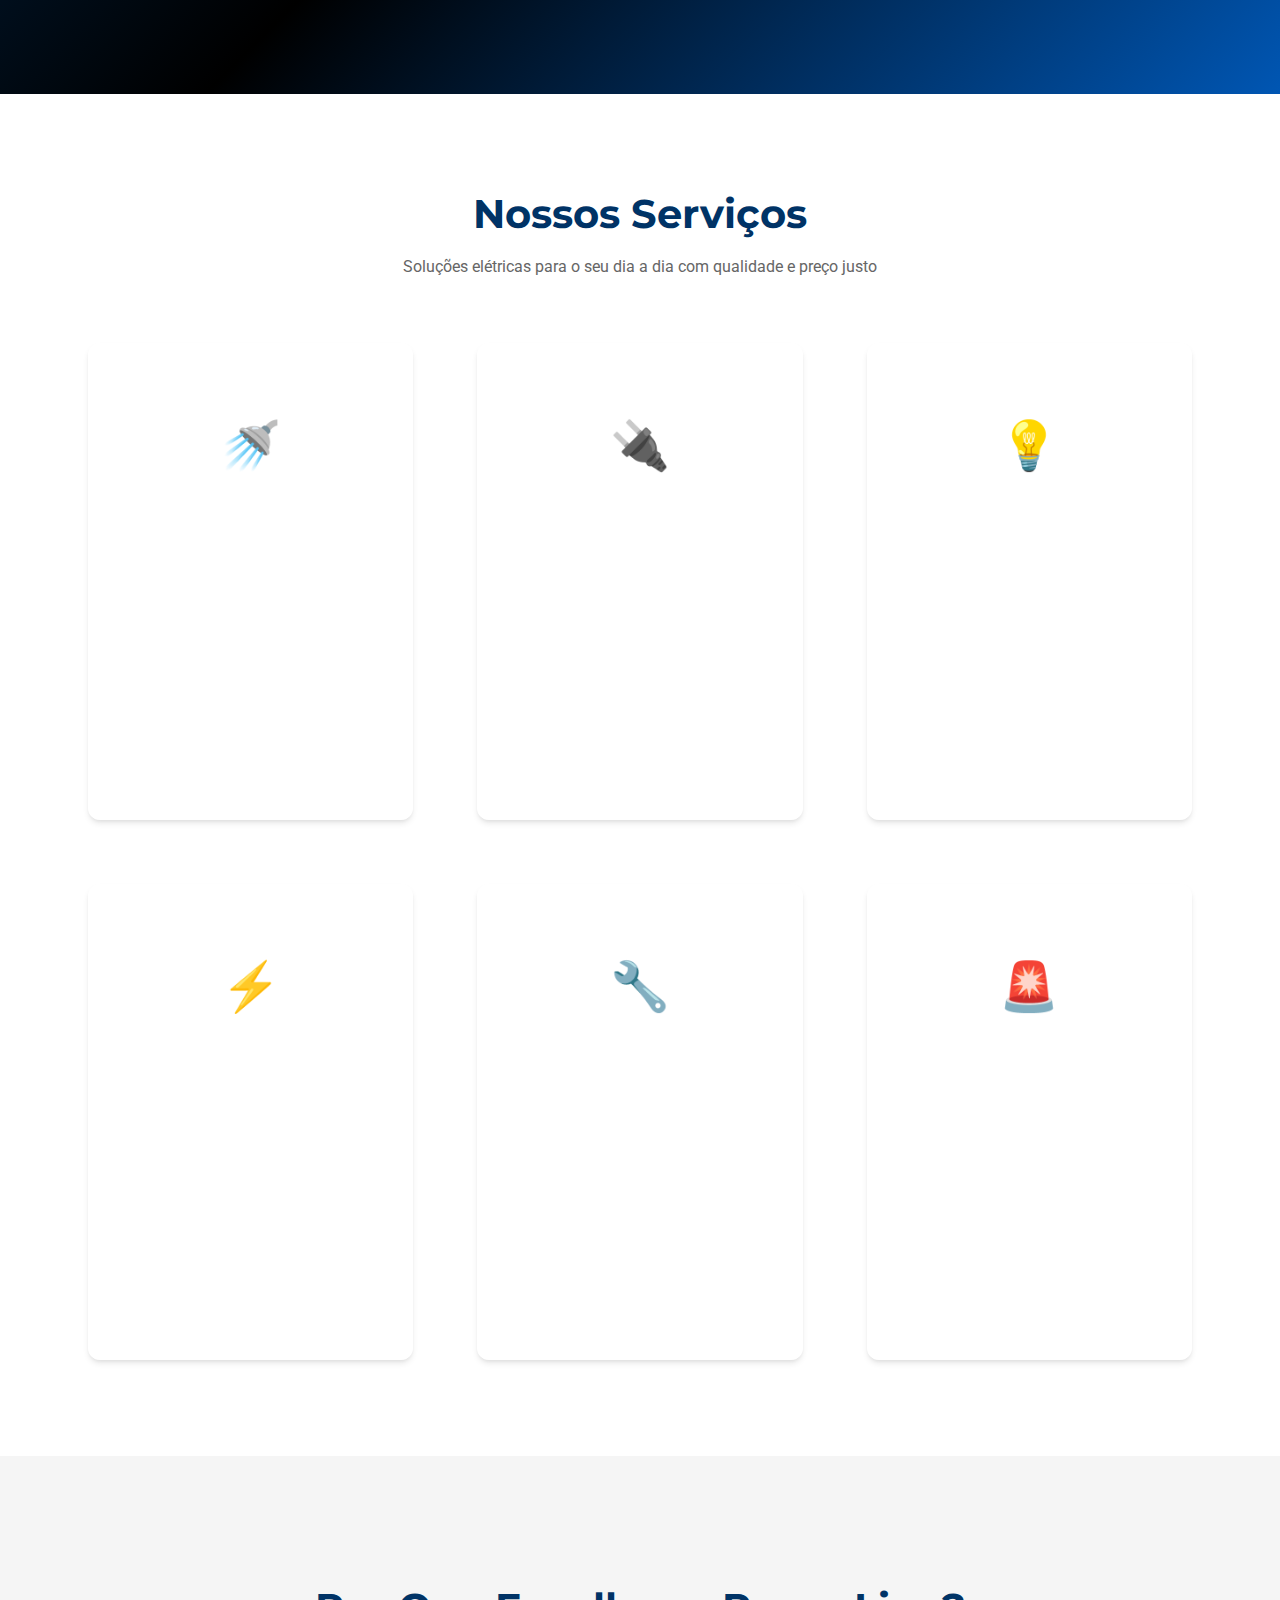
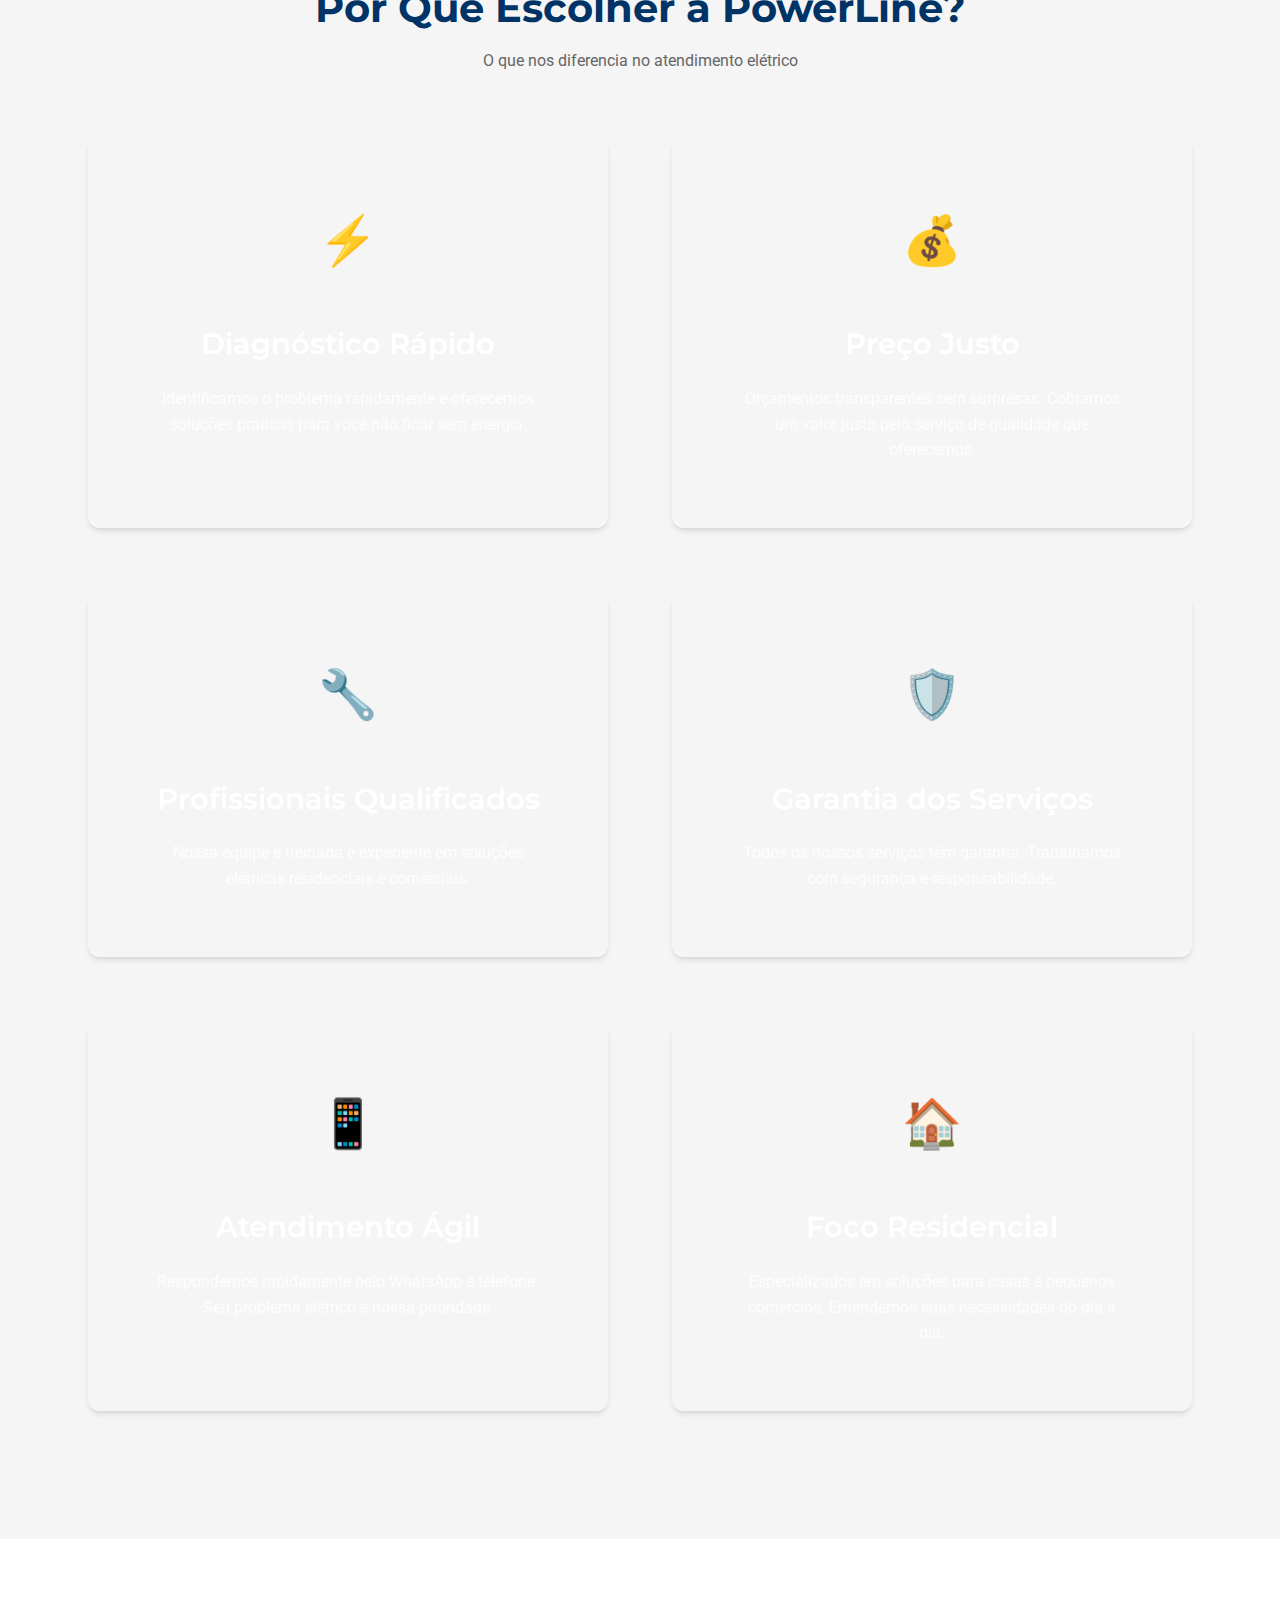
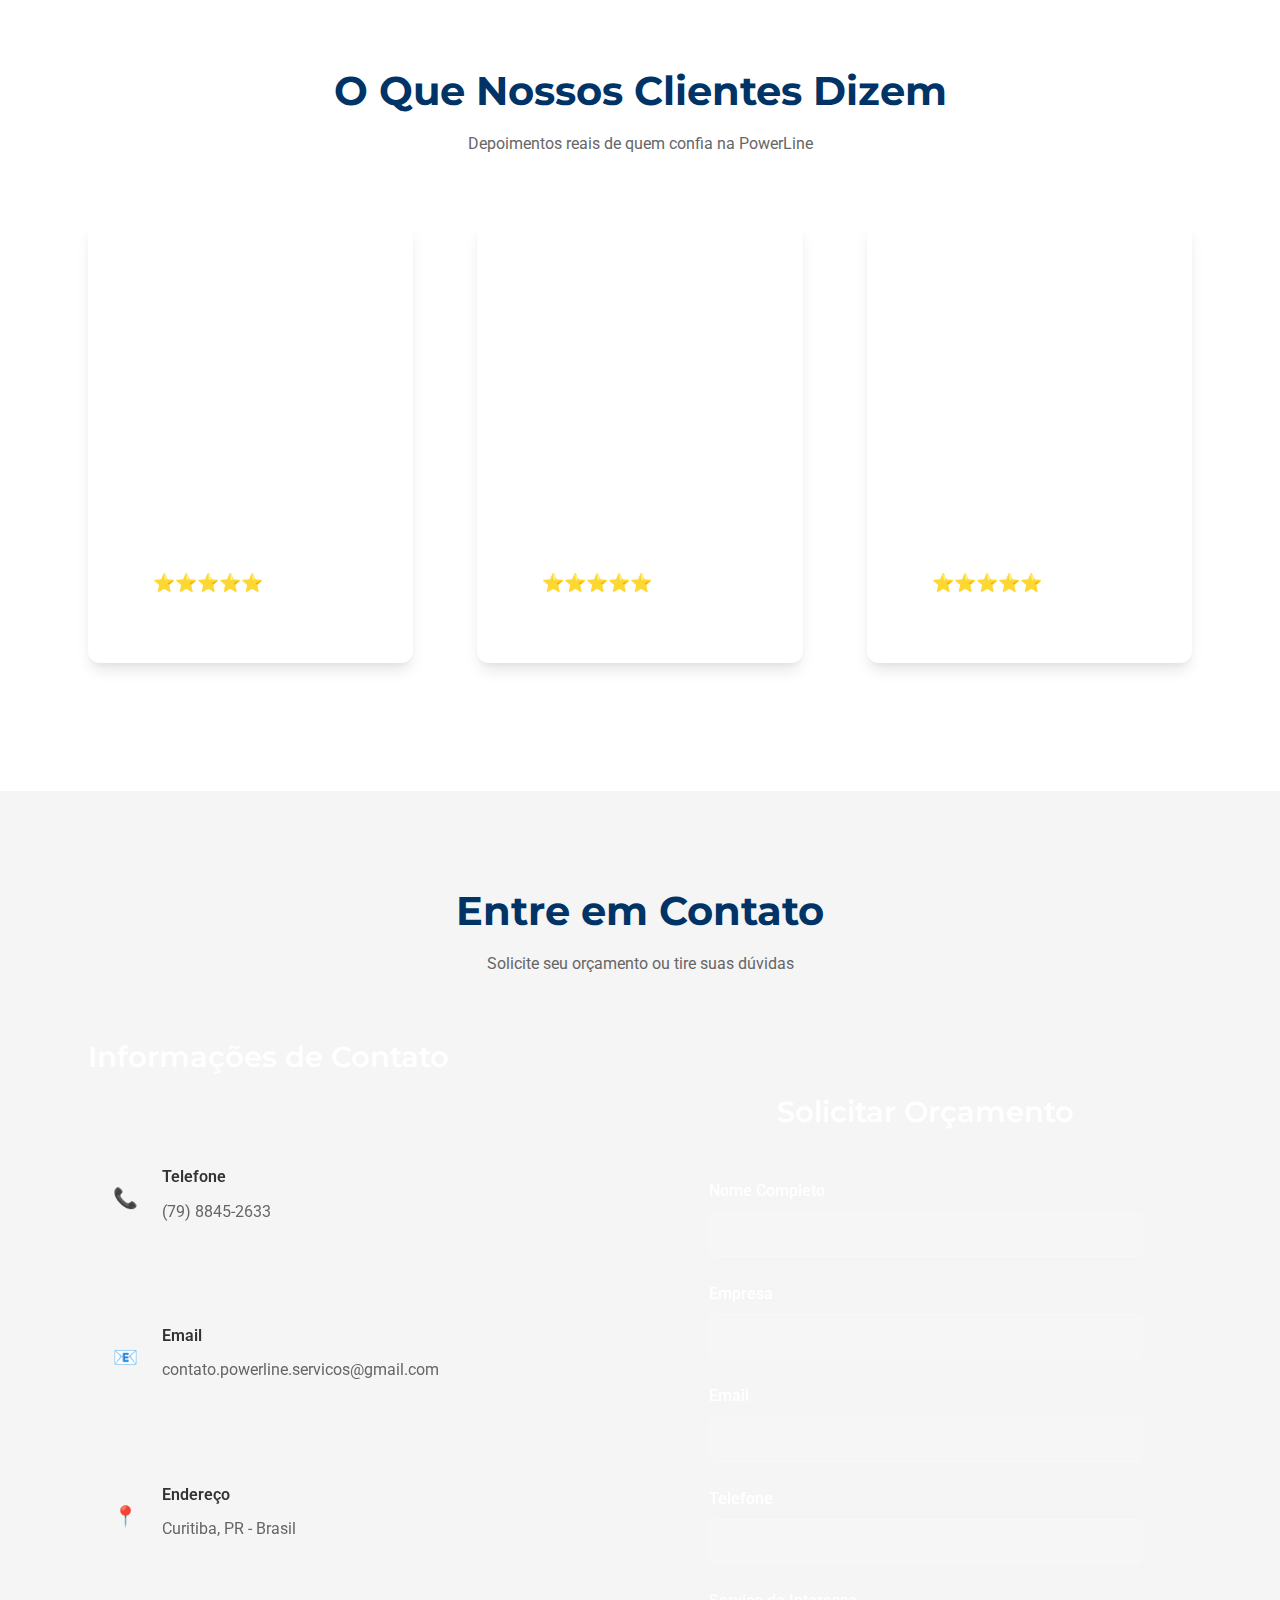
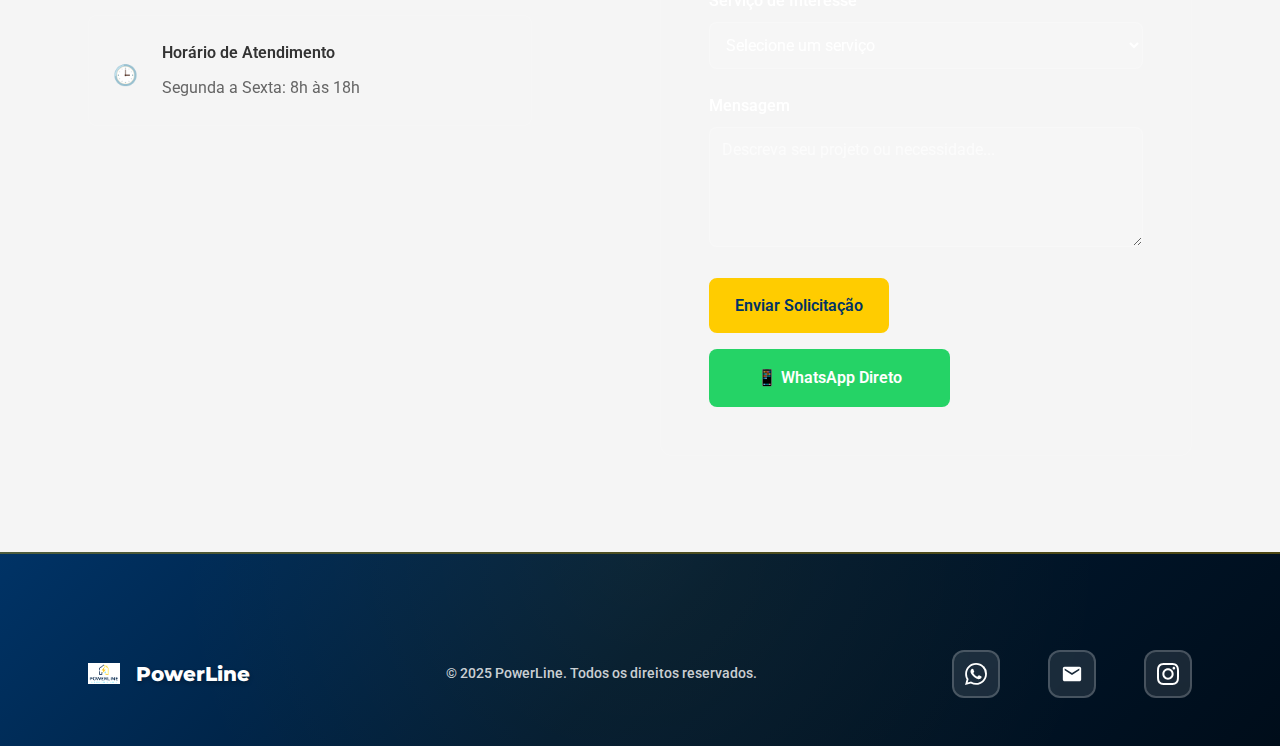
<file: index-backup.html>
<!DOCTYPE html>
<html lang="pt-BR">
<head>
    <meta charset="UTF-8">
    <meta name="viewport" content="width=device-width, initial-scale=1.0">
    <title>PowerLine - Soluções em Energia Elétrica</title>
    <meta name="description" content="PowerLine oferece soluções completas em energia elétrica, instalações industriais e manutenção especializada.">
    <link rel="stylesheet" href="css/style.css">
    <link href="https://fonts.googleapis.com/css2?family=Montserrat:wght@400;500;600;700;800&family=Roboto:wght@300;400;500;600;700&display=swap" rel="stylesheet">
    
    <!-- Google Analytics -->
    <script async src="https://www.googletagmanager.com/gtag/js?id=GA_MEASUREMENT_ID"></script>
    <script>
        window.dataLayer = window.dataLayer || [];
        function gtag(){dataLayer.push(arguments);}
        gtag('js', new Date());
        
        // Substituir GA_MEASUREMENT_ID pelo ID real do Google Analytics
        gtag('config', 'GA_MEASUREMENT_ID', {
            page_title: 'PowerLine - Elétrica Inteligente',
            page_location: window.location.href
        });
        
        // Event tracking para botões importantes
        document.addEventListener('DOMContentLoaded', function() {
            // WhatsApp clicks
            document.querySelectorAll('a[href*="wa.me"]').forEach(link => {
                link.addEventListener('click', function() {
                    gtag('event', 'whatsapp_click', {
                        event_category: 'Contact',
                        event_label: this.textContent.trim(),
                        value: 1
                    });
                });
            });
            
            // Phone clicks
            document.querySelectorAll('a[href^="tel:"]').forEach(link => {
                link.addEventListener('click', function() {
                    gtag('event', 'phone_click', {
                        event_category: 'Contact',
                        event_label: this.getAttribute('href'),
                        value: 1
                    });
                });
            });
            
            // Service card clicks
            document.querySelectorAll('.service-card').forEach(card => {
                card.addEventListener('click', function() {
                    const serviceName = this.querySelector('h3').textContent;
                    gtag('event', 'service_interest', {
                        event_category: 'Services',
                        event_label: serviceName,
                        value: 1
                    });
                });
            });
            
            // Emergency section interactions
            document.querySelector('.emergency-section')?.addEventListener('click', function(e) {
                if (e.target.closest('.btn')) {
                    gtag('event', 'emergency_contact', {
                        event_category: 'Emergency',
                        event_label: e.target.textContent.trim(),
                        value: 1
                    });
                }
            });
        });
    </script>
</head>
<body>
    <!-- Header / Navegação -->
    <header class="header">
        <div class="container">
            <div class="logo">
                <div class="logo-icon">
                    <img src="images/powerline-logo.png" alt="PowerLine Logo" width="65" height="65">
                </div>
            </div>
            <nav class="nav">
                <ul>
                    <li><a href="#inicio">Início</a></li>
                    <li><a href="#sobre">Sobre</a></li>
                    <li><a href="#servicos">Serviços</a></li>
                    <li><a href="#contato">Contato</a></li>
                </ul>
            </nav>
            <button class="menu-toggle" aria-label="Menu">
                <span></span>
                <span></span>
                <span></span>
            </button>
        </div>
    </header>

    <!-- Seção Hero -->
    <section id="inicio" class="hero">
        <div class="container">
            <div class="hero-content">
                <h2>Soluções Profissionais em Energia Elétrica</h2>
                <p>Especialistas em instalações industriais, manutenção preventiva e projetos elétricos de alta qualidade.</p>
                <div class="hero-buttons">
                    <a href="#servicos" class="btn btn-primary">Nossos Serviços</a>
                    <a href="#contato" class="btn btn-secondary">Solicitar Orçamento</a>
                </div>
            </div>
                <div class="hero-image">
                    <img src="images/powerline-logo-fundoEscuro.png" alt="PowerLine - Serviços Elétricos" class="hero-main-image" loading="eager" decoding="async">
                </div>
        </div>
    </section>

    <!-- Seção Sobre -->
    <section id="sobre" class="about">
        <div class="container">
            <div class="section-header">
                <h2>Sobre a PowerLine</h2>
                <p>Comprometidos com a excelência em soluções elétricas</p>
            </div>
            
            <div class="about-mission">
                <div class="mission-card">
                    <div class="mission-icon">💡</div>
                    <h3>Nossa Missão</h3>
                    <p>Resolver seus problemas elétricos com preço justo e atendimento de qualidade. Trazemos segurança, agilidade e confiança para o seu dia a dia.</p>
                </div>
                
                <div class="mission-card">
                    <div class="mission-icon">🔧</div>
                    <h3>Quem Somos</h3>
                    <p>Especialistas em soluções elétricas inteligentes para residências e comércios. Nosso foco está em instalações, reparos e diagnósticos rápidos, porque energia não pode falhar e você merece o melhor!</p>
                </div>
            </div>
            
            <div class="stats-section">
                <h3>Nossos Números</h3>
                <div class="stats-grid">
                    <div class="stat-card">
                        <div class="stat-number">100+</div>
                        <div class="stat-label">Serviços Realizados</div>
                    </div>
                    <div class="stat-card">
                        <div class="stat-number">50+</div>
                        <div class="stat-label">Clientes Atendidos</div>
                    </div>
                    <div class="stat-card">
                        <div class="stat-number">24h</div>
                        <div class="stat-label">Emergências</div>
                    </div>
                    <div class="stat-card">
                        <div class="stat-number">100%</div>
                        <div class="stat-label">Garantia</div>
                    </div>
                </div>
            </div>
        </div>
    </section>

    <!-- Seção Projetos Realizados -->
    <section class="projects-section">
        <div class="container">
            <div class="section-header">
                <h2>Projetos Realizados</h2>
                <p>Confira alguns dos nossos trabalhos e a qualidade que entregamos</p>
            </div>
            <div class="projects-carousel-container">
                <div class="projects-carousel" id="projectsCarousel">
                    <!-- Placeholder para fotos que chegam amanhã -->
                    <div class="project-slide active">
                        <div class="project-placeholder">
                            <div class="placeholder-content">
                                <span class="placeholder-icon">📸</span>
                                <h3>Instalação Residencial</h3>
                                <p>Projeto completo de instalação elétrica</p>
                            </div>
                        </div>
                    </div>
                    <div class="project-slide">
                        <div class="project-placeholder">
                            <div class="placeholder-content">
                                <span class="placeholder-icon">🏢</span>
                                <h3>Projeto Comercial</h3>
                                <p>Instalação elétrica para estabelecimento comercial</p>
                            </div>
                        </div>
                    </div>
                    <div class="project-slide">
                        <div class="project-placeholder">
                            <div class="placeholder-content">
                                <span class="placeholder-icon">🔧</span>
                                <h3>Manutenção Preventiva</h3>
                                <p>Serviço de manutenção em quadro elétrico</p>
                            </div>
                        </div>
                    </div>
                </div>
                <div class="carousel-controls">
                    <button class="carousel-btn prev" onclick="moveSlide(-1)">❮</button>
                    <button class="carousel-btn next" onclick="moveSlide(1)">❯</button>
                </div>
                <div class="carousel-dots">
                    <span class="dot active" onclick="currentSlide(1)"></span>
                    <span class="dot" onclick="currentSlide(2)"></span>
                    <span class="dot" onclick="currentSlide(3)"></span>
                </div>
            </div>
        </div>
    </section>

    <!-- Seção Serviços -->
    <section id="servicos" class="services">
        <div class="container">
            <div class="section-header">
                <h2>Nossos Serviços</h2>
                <p>Soluções elétricas para o seu dia a dia com qualidade e preço justo</p>
            </div>
            <div class="services-grid">
                <div class="service-card">
                    <div class="service-icon">🚿</div>
                    <h3>Chuveiros Elétricos</h3>
                    <p>Instalação e reparo de chuveiros elétricos com segurança. Diagnóstico rápido e garantido para seu conforto.</p>
                </div>
                <div class="service-card">
                    <div class="service-icon">🔌</div>
                    <h3>Tomadas e Interruptores</h3>
                    <p>Instalação e troca de tomadas e interruptores. Soluções práticas para sua casa ou estabelecimento comercial.</p>
                </div>
                <div class="service-card">
                    <div class="service-icon">💡</div>
                    <h3>Iluminação</h3>
                    <p>Instalação de luminárias, spots e sistemas de iluminação. Deixe seus ambientes mais bonitos e funcionais.</p>
                </div>
                <div class="service-card">
                    <div class="service-icon">⚡</div>
                    <h3>Instalações Elétricas</h3>
                    <p>Instalações elétricas residenciais e comerciais completas. Trabalho seguro e dentro das normas.</p>
                </div>
                <div class="service-card">
                    <div class="service-icon">🔧</div>
                    <h3>Reparos em Geral</h3>
                    <p>Conserto de problemas elétricos diversos. Diagnóstico rápido e soluções eficientes para seu dia a dia.</p>
                </div>
                <div class="service-card">
                    <div class="service-icon">🚨</div>
                    <h3>Emergências 24h</h3>
                    <p>Atendimento emergencial para panes elétricas. Estamos prontos para resolver seus problemas a qualquer hora.</p>
                </div>
            </div>
        </div>
    </section>

    <!-- Seção Diferenciais -->
    <section class="differentials">
        <div class="container">
            <div class="section-header">
                <h2>Por Que Escolher a PowerLine?</h2>
                <p>O que nos diferencia no atendimento elétrico</p>
            </div>
            <div class="differentials-grid">
                <div class="differential-card">
                    <div class="differential-icon">⚡</div>
                    <h3>Diagnóstico Rápido</h3>
                    <p>Identificamos o problema rapidamente e oferecemos soluções práticas para você não ficar sem energia.</p>
                </div>
                <div class="differential-card">
                    <div class="differential-icon">💰</div>
                    <h3>Preço Justo</h3>
                    <p>Orçamentos transparentes sem surpresas. Cobramos um valor justo pelo serviço de qualidade que oferecemos.</p>
                </div>
                <div class="differential-card">
                    <div class="differential-icon">🔧</div>
                    <h3>Profissionais Qualificados</h3>
                    <p>Nossa equipe é treinada e experiente em soluções elétricas residenciais e comerciais.</p>
                </div>
                <div class="differential-card">
                    <div class="differential-icon">🛡️</div>
                    <h3>Garantia dos Serviços</h3>
                    <p>Todos os nossos serviços têm garantia. Trabalhamos com segurança e responsabilidade.</p>
                </div>
                <div class="differential-card">
                    <div class="differential-icon">📱</div>
                    <h3>Atendimento Ágil</h3>
                    <p>Respondemos rapidamente pelo WhatsApp e telefone. Seu problema elétrico é nossa prioridade.</p>
                </div>
                <div class="differential-card">
                    <div class="differential-icon">🏠</div>
                    <h3>Foco Residencial</h3>
                    <p>Especializados em soluções para casas e pequenos comércios. Entendemos suas necessidades do dia a dia.</p>
                </div>
            </div>
        </div>
    </section>

    <!-- Seção Depoimentos -->
    <section class="testimonials">
        <div class="container">
            <div class="section-header">
                <h2>O Que Nossos Clientes Dizem</h2>
                <p>Depoimentos reais de quem confia na PowerLine</p>
            </div>
            <div class="testimonials-grid">
                <div class="testimonial-card">
                    <div class="testimonial-content">
                        <p>"Chuveiro queimou de madrugada e eles vieram resolver na mesma hora! Preço justo e serviço rápido."</p>
                    </div>
                    <div class="testimonial-author">
                        <strong>Ana Costa</strong>
                        <span>Moradora - Vila Madalena</span>
                    </div>
                    <div class="testimonial-rating">⭐⭐⭐⭐⭐</div>
                </div>
                <div class="testimonial-card">
                    <div class="testimonial-content">
                        <p>"Instalaram toda a parte elétrica da minha loja. Trabalho limpo, sem bagunça e entregaram no prazo combinado."</p>
                    </div>
                    <div class="testimonial-author">
                        <strong>Roberto Lima</strong>
                        <span>Proprietário - Padaria do Bairro</span>
                    </div>
                    <div class="testimonial-rating">⭐⭐⭐⭐⭐</div>
                </div>
                <div class="testimonial-card">
                    <div class="testimonial-content">
                        <p>"Problema na tomada da cozinha, vieram no mesmo dia. Explicaram tudo direitinho e cobraram honesto."</p>
                    </div>
                    <div class="testimonial-author">
                        <strong>Mariana Silva</strong>
                        <span>Moradora - Jardim Paulista</span>
                    </div>
                    <div class="testimonial-rating">⭐⭐⭐⭐⭐</div>
                </div>
            </div>
        </div>
    </section>

    <!-- Seção Contato -->
    <section id="contato" class="contact">
        <div class="container">
            <div class="section-header">
                <h2>Entre em Contato</h2>
                <p>Solicite seu orçamento ou tire suas dúvidas</p>
            </div>
            <div class="contact-content">
                <div class="contact-info">
                    <h3>Informações de Contato</h3>
                        <div class="contact-item">
                            <span class="icon">📞</span>
                            <div>
                                <strong>Telefone</strong>
                                <p>(79) 8845-2633</p>
                            </div>
                        </div>
                    <div class="contact-item">
                        <span class="icon">📧</span>
                        <div>
                            <strong>Email</strong>
                            <p>contato.powerline.servicos@gmail.com</p>
                        </div>
                    </div>
                    <div class="contact-item">
                        <span class="icon">📍</span>
                        <div>
                            <strong>Endereço</strong>
                            <p>Curitiba, PR - Brasil</p>
                        </div>
                    </div>
                    <div class="contact-item">
                        <span class="icon">🕒</span>
                        <div>
                            <strong>Horário de Atendimento</strong>
                            <p>Segunda a Sexta: 8h às 18h</p>
                        </div>
                    </div>
                </div>
                <div class="contact-form">
                    <h3>Solicitar Orçamento</h3>
                    <form>
                        <div class="form-group">
                            <label for="nome">Nome Completo</label>
                            <input type="text" id="nome" name="nome" required>
                        </div>
                        <div class="form-group">
                            <label for="empresa">Empresa</label>
                            <input type="text" id="empresa" name="empresa">
                        </div>
                        <div class="form-group">
                            <label for="email">Email</label>
                            <input type="email" id="email" name="email" required>
                        </div>
                        <div class="form-group">
                            <label for="telefone">Telefone</label>
                            <input type="tel" id="telefone" name="telefone" required>
                        </div>
                        <div class="form-group">
                            <label for="servico">Serviço de Interesse</label>
                            <select id="servico" name="servico" required>
                                <option value="">Selecione um serviço</option>
                                <option value="instalacao">Instalações Industriais</option>
                                <option value="manutencao">Manutenção Preventiva</option>
                                <option value="automacao">Automação Industrial</option>
                                <option value="projetos">Projetos Elétricos</option>
                                <option value="corretiva">Manutenção Corretiva</option>
                                <option value="laudos">Laudos e Inspeções</option>
                            </select>
                        </div>
                        <div class="form-group">
                            <label for="mensagem">Mensagem</label>
                            <textarea id="mensagem" name="mensagem" rows="4" placeholder="Descreva seu projeto ou necessidade..."></textarea>
                        </div>
                        <div class="form-buttons">
                            <button type="submit" class="btn btn-primary">Enviar Solicitação</button>
                            <a href="https://wa.me/557988452633?text=Olá! Gostaria de solicitar um orçamento da PowerLine" class="btn btn-whatsapp" target="_blank">
                                📱 WhatsApp Direto
                            </a>
                        </div>
                    </form>
                </div>
            </div>
        </div>
    </section>

    <!-- Footer -->
    <footer class="footer">
        <div class="container">
            <div class="footer-content">
                <div class="footer-left">
                    <div class="footer-logo">
                        <img src="images/powerline-logo.png" alt="PowerLine Logo" width="28" height="28">
                        <span class="footer-brand">PowerLine</span>
                    </div>
                </div>
                
                <div class="footer-center">
                    <p class="footer-copyright">&copy; 2025 PowerLine. Todos os direitos reservados.</p>
                </div>
                
                <div class="footer-right">
                    <div class="footer-social">
                        <a href="https://wa.me/557988452633" target="_blank" aria-label="WhatsApp" class="social-link">
                            <svg width="20" height="20" viewBox="0 0 24 24" fill="currentColor">
                                <path d="M17.472 14.382c-.297-.149-1.758-.867-2.03-.967-.273-.099-.471-.148-.67.15-.197.297-.767.966-.94 1.164-.173.199-.347.223-.644.075-.297-.15-1.255-.463-2.39-1.475-.883-.788-1.48-1.761-1.653-2.059-.173-.297-.018-.458.13-.606.134-.133.298-.347.446-.52.149-.174.198-.298.298-.497.099-.198.05-.371-.025-.52-.075-.149-.669-1.612-.916-2.207-.242-.579-.487-.5-.669-.51-.173-.008-.371-.01-.57-.01-.198 0-.52.074-.792.372-.272.297-1.04 1.016-1.04 2.479 0 1.462 1.065 2.875 1.213 3.074.149.198 2.096 3.2 5.077 4.487.709.306 1.262.489 1.694.625.712.227 1.36.195 1.871.118.571-.085 1.758-.719 2.006-1.413.248-.694.248-1.289.173-1.413-.074-.124-.272-.198-.57-.347m-5.421 7.403h-.004a9.87 9.87 0 01-5.031-1.378l-.361-.214-3.741.982.998-3.648-.235-.374a9.86 9.86 0 01-1.51-5.26c.001-5.45 4.436-9.884 9.888-9.884 2.64 0 5.122 1.03 6.988 2.898a9.825 9.825 0 012.893 6.994c-.003 5.45-4.437 9.884-9.885 9.884m8.413-18.297A11.815 11.815 0 0012.05 0C5.495 0 .16 5.335.157 11.892c0 2.096.547 4.142 1.588 5.945L.057 24l6.305-1.654a11.882 11.882 0 005.683 1.448h.005c6.554 0 11.89-5.335 11.893-11.893A11.821 11.821 0 0020.893 3.488"/>
                            </svg>
                        </a>
                        <a href="mailto:contato.powerline.servicos@gmail.com" aria-label="Email" class="social-link">
                            <svg width="20" height="20" viewBox="0 0 24 24" fill="currentColor">
                                <path d="M20 4H4c-1.1 0-1.99.9-1.99 2L2 18c0 1.1.9 2 2 2h16c1.1 0 2-.9 2-2V6c0-1.1-.9-2-2-2zm0 4l-8 5-8-5V6l8 5 8-5v2z"/>
                            </svg>
                        </a>
                        <a href="https://www.instagram.com/por.wer.line/" target="_blank" aria-label="Instagram" class="social-link">
                            <svg width="20" height="20" viewBox="0 0 24 24" fill="currentColor">
                                <path d="M12 2.163c3.204 0 3.584.012 4.85.07 3.252.148 4.771 1.691 4.919 4.919.058 1.265.069 1.645.069 4.849 0 3.205-.012 3.584-.069 4.849-.149 3.225-1.664 4.771-4.919 4.919-1.266.058-1.644.07-4.85.07-3.204 0-3.584-.012-4.849-.07-3.26-.149-4.771-1.699-4.919-4.92-.058-1.265-.07-1.644-.07-4.849 0-3.204.013-3.583.07-4.849.149-3.227 1.664-4.771 4.919-4.919 1.266-.057 1.645-.069 4.849-.069zm0-2.163c-3.259 0-3.667.014-4.947.072-4.358.2-6.78 2.618-6.98 6.98-.059 1.281-.073 1.689-.073 4.948 0 3.259.014 3.668.072 4.948.2 4.358 2.618 6.78 6.98 6.98 1.281.058 1.689.072 4.948.072 3.259 0 3.668-.014 4.948-.072 4.354-.2 6.782-2.618 6.979-6.98.059-1.28.073-1.689.073-4.948 0-3.259-.014-3.667-.072-4.947-.196-4.354-2.617-6.78-6.979-6.98-1.281-.059-1.69-.073-4.949-.073zm0 5.838c-3.403 0-6.162 2.759-6.162 6.162s2.759 6.163 6.162 6.163 6.162-2.759 6.162-6.163c0-3.403-2.759-6.162-6.162-6.162zm0 10.162c-2.209 0-4-1.79-4-4 0-2.209 1.791-4 4-4s4 1.791 4 4c0 2.21-1.791 4-4 4zm6.406-11.845c-.796 0-1.441.645-1.441 1.44s.645 1.44 1.441 1.44c.795 0 1.439-.645 1.439-1.44s-.644-1.44-1.439-1.44z"/>
                            </svg>
                        </a>
                    </div>
                </div>
            </div>
        </div>
    </footer>

    <script src="js/script.js"></script>
</body>
</html>
</file>
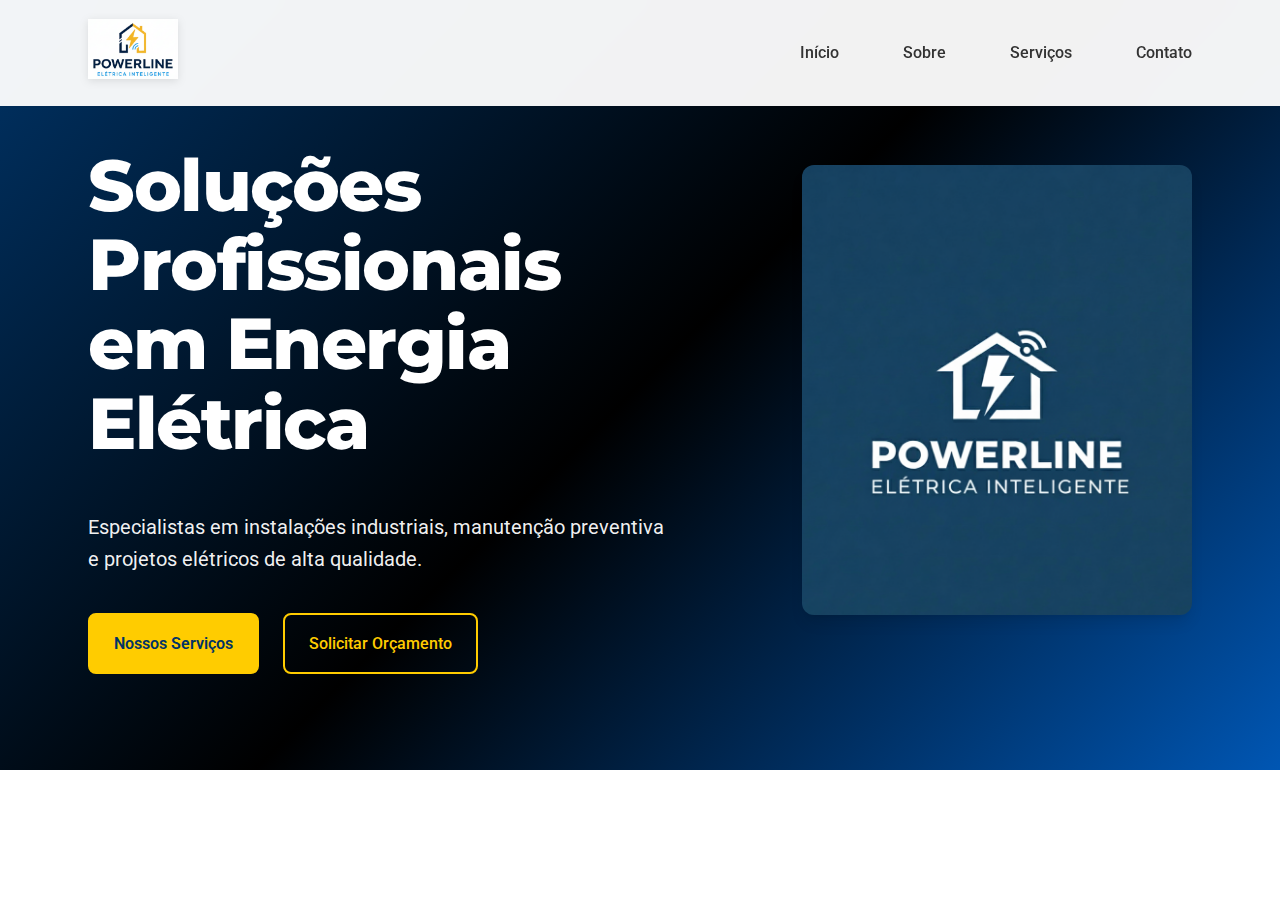
<file: index-simple.html>
<!DOCTYPE html>
<html lang="pt-BR">
<head>
    <meta charset="UTF-8">
    <meta name="viewport" content="width=device-width, initial-scale=1.0">
    <title>PowerLine - Elétrica Inteligente</title>
    <link rel="stylesheet" href="css/style.css">
    <link rel="preconnect" href="https://fonts.googleapis.com">
    <link rel="preconnect" href="https://fonts.gstatic.com" crossorigin>
    <link href="https://fonts.googleapis.com/css2?family=Montserrat:wght@400;500;600;700;800&family=Roboto:wght@400;500;600;700&display=swap" rel="stylesheet">
    <link rel="icon" href="images/favicon.png" type="image/png">
    
    <!-- Google Analytics -->
    <script async src="https://www.googletagmanager.com/gtag/js?id=G-XXXXXXXXXX"></script>
    <script>
        window.dataLayer = window.dataLayer || [];
        function gtag(){dataLayer.push(arguments);}
        gtag('js', new Date());
        gtag('config', 'G-XXXXXXXXXX');
        
        // Event tracking
        document.addEventListener('DOMContentLoaded', function() {
            // WhatsApp clicks
            document.querySelectorAll('a[href*="wa.me"]').forEach(link => {
                link.addEventListener('click', function() {
                    gtag('event', 'whatsapp_click', {
                        event_category: 'Contact',
                        event_label: 'WhatsApp Button',
                        value: 1
                    });
                });
            });
            
            // Phone clicks
            document.querySelectorAll('a[href*="tel:"]').forEach(link => {
                link.addEventListener('click', function() {
                    gtag('event', 'phone_click', {
                        event_category: 'Contact',
                        event_label: 'Phone Button',
                        value: 1
                    });
                });
            });
        });
    </script>
</head>
<body>
    <!-- Header / Navegação -->
    <header class="header">
        <div class="container">
            <div class="logo">
                <div class="logo-icon">
                    <img src="images/powerline-logo.png" alt="PowerLine Logo" width="65" height="65">
                </div>
            </div>
            <nav class="nav">
                <ul>
                    <li><a href="#inicio">Início</a></li>
                    <li><a href="#sobre">Sobre</a></li>
                    <li><a href="#servicos">Serviços</a></li>
                    <li><a href="#contato">Contato</a></li>
                </ul>
            </nav>
            <button class="menu-toggle" aria-label="Menu">
                <span></span>
                <span></span>
                <span></span>
            </button>
        </div>
    </header>

    <!-- Seção Hero -->
    <section id="inicio" class="hero">
        <div class="container">
            <div class="hero-content">
                <h2>Soluções Profissionais em Energia Elétrica</h2>
                <p>Especialistas em instalações industriais, manutenção preventiva e projetos elétricos de alta qualidade.</p>
                <div class="hero-buttons">
                    <a href="#servicos" class="btn btn-primary">Nossos Serviços</a>
                    <a href="#contato" class="btn btn-secondary">Solicitar Orçamento</a>
                </div>
            </div>
            <div class="hero-image">
                <img src="images/powerline-logo-fundoEscuro.png" alt="PowerLine - Serviços Elétricos" class="hero-main-image" loading="eager" decoding="async">
            </div>
        </div>
    </section>

    <!-- Mais seções serão adicionadas aqui conforme desenvolvimento -->

    <script src="js/script.js"></script>
</body>
</html>
</file>
<file: css/style.css>
/* Reset básico e variáveis CSS */
* {
    margin: 0;
    padding: 0;
    box-sizing: border-box;
}

:root {
    /* Cores principais - Guia de Identidade Visual PowerLine */
    --primary-color: #003366; /* Azul Principal (Powerline Blue) */
    --secondary-color: #003366; /* Mesmo azul para consistência */
    --accent-color: #FFCC00; /* Amarelo de Destaque (Powerline Yellow) */
    --text-dark: #333333; /* Preto/Cinza Escuro */
    --text-light: #666666; /* Cinza médio para textos secundários */
    --white: #FFFFFF; /* Branco puro */
    --light-gray: #F5F5F5; /* Cinza Claro */
    --border-color: #E0E0E0; /* Borda suave */
    --dark-bg: #003366; /* Fundo escuro usando azul principal */
    
    /* Cores de feedback */
    --success-color: #4CAF50; /* Verde sucesso */
    --error-color: #F44336; /* Vermelho erro */
    
    /* Tipografia - Guia de Identidade Visual */
    --font-heading: 'Montserrat', 'Inter', -apple-system, BlinkMacSystemFont, sans-serif;
    --font-body: 'Roboto', 'Inter', -apple-system, BlinkMacSystemFont, sans-serif;
    
    /* Escala Tipográfica */
    --font-size-xs: 0.75rem;      /* 12px - Muito pequeno */
    --font-size-small: 0.875rem;  /* 14px - Legendas */
    --font-size-base: 1rem;       /* 16px - Parágrafos */
    --font-size-lg: 1.125rem;     /* 18px - Texto grande */
    --font-size-xl: 1.25rem;      /* 20px - Texto extra grande */
    --font-size-button: 1rem;     /* 16px - Botões */
    --font-size-h3: 1.8125rem;    /* 29px - H3 */
    --font-size-h2: 2.5rem;       /* 40px - H2 */
    --font-size-h1: 3.5rem;       /* 56px - H1 */
    --font-size-4xl: 4rem;        /* 64px - Hero title */
    --font-size-5xl: 4.5rem;      /* 72px - Super grande */
    
    /* Pesos das fontes */
    --font-weight-regular: 400;
    --font-weight-medium: 500;
    --font-weight-semibold: 600;
    --font-weight-bold: 700;
    
    /* Sistema de Espaçamento Consistente (múltiplos de 8px) */
    --spacing-xs: 0.5rem;    /* 8px */
    --spacing-sm: 1rem;      /* 16px */
    --spacing-md: 1.5rem;    /* 24px */
    --spacing-lg: 3rem;      /* 48px */
    --spacing-xl: 4rem;      /* 64px */
    --spacing-2xl: 6rem;     /* 96px */
    --spacing-3xl: 8rem;     /* 128px */
    
    /* Sombras */
    --shadow-sm: 0 1px 2px 0 rgba(0, 0, 0, 0.05);
    --shadow-md: 0 4px 6px -1px rgba(0, 0, 0, 0.1), 0 2px 4px -1px rgba(0, 0, 0, 0.06);
    --shadow-lg: 0 10px 15px -3px rgba(0, 0, 0, 0.1), 0 4px 6px -2px rgba(0, 0, 0, 0.05);
    
    /* Bordas - Modernas e Suaves */
    --border-radius: 0.5rem;     /* 8px */
    --border-radius-sm: 0.25rem; /* 4px */
    --border-radius-lg: 0.75rem; /* 12px */
}

/* Estilos base */
body {
    font-family: var(--font-body);
    font-size: var(--font-size-base);
    font-weight: var(--font-weight-regular);
    line-height: 1.6;
    color: var(--text-dark);
    background-color: var(--white);
}

/* Tipografia - Títulos */
h1, h2, h3, h4, h5, h6 {
    font-family: var(--font-heading);
    font-weight: var(--font-weight-bold);
    color: var(--primary-color);
    line-height: 1.2;
    margin-bottom: var(--spacing-md);
}

h1 {
    font-size: var(--font-size-h1);
    font-weight: var(--font-weight-bold);
}

h2 {
    font-size: var(--font-size-h2);
    font-weight: var(--font-weight-bold);
}

h3 {
    font-size: var(--font-size-h3);
    font-weight: var(--font-weight-semibold);
}

/* Parágrafos */
p {
    font-family: var(--font-body);
    font-size: var(--font-size-base);
    font-weight: var(--font-weight-regular);
    color: var(--text-light);
    line-height: 1.7;
    margin-bottom: var(--spacing-sm);
}

.container {
    max-width: 1200px;
    margin: 0 auto;
    padding: 0 var(--spacing-lg);
}

/* Header */
.header {
    background-color: var(--white);
    box-shadow: var(--shadow-sm);
    position: fixed;
    top: 0;
    left: 0;
    right: 0;
    z-index: 1000;
}

.header .container {
    display: flex;
    justify-content: space-between;
    align-items: center;
    padding: 4px var(--spacing-lg);
}

.logo {
    display: flex;
    align-items: center;
    justify-content: center;
}

.logo-icon img {
    width: 90px;
    height: 90px;
    object-fit: contain;
    filter: drop-shadow(0 2px 4px rgba(0,0,0,0.1));
    transition: transform 0.3s ease;
}

.logo-icon img:hover {
    transform: scale(1.05);
}

/* Logo text removed - now logo only */

.nav ul {
    display: flex;
    list-style: none;
    gap: var(--spacing-xl);
}

.nav a {
    text-decoration: none;
    color: var(--text-dark);
    font-family: var(--font-body);
    font-weight: var(--font-weight-medium);
    font-size: var(--font-size-base);
    transition: color 0.3s ease;
    position: relative;
}

.nav a:hover {
    color: var(--primary-color);
}

.nav a:hover::after {
    content: '';
    position: absolute;
    bottom: -4px;
    left: 0;
    right: 0;
    height: 2px;
    background-color: var(--accent-color);
}

.menu-toggle {
    display: none;
    flex-direction: column;
    background: none;
    border: none;
    cursor: pointer;
    padding: var(--spacing-xs);
}

.menu-toggle span {
    width: 25px;
    height: 3px;
    background-color: var(--text-dark);
    margin: 2px 0;
    transition: 0.3s;
}

/* Hero Section */
.hero {
    padding: calc(50px + var(--spacing-3xl)) 0 var(--spacing-3xl);
    background: linear-gradient(135deg, #003366 0%, #000000 50%, #0056b3 100%);
    color: var(--white);
}

.hero .container {
    display: grid;
    grid-template-columns: 1.2fr 0.8fr;
    gap: var(--spacing-3xl);
    align-items: center;
}

.hero-content h2 {
    font-size: var(--font-size-5xl);
    font-weight: 800;
    color: var(--white);
    margin-bottom: var(--spacing-lg);
    line-height: 1.1;
    letter-spacing: -0.02em;
}

.hero-content p {
    font-size: var(--font-size-xl);
    color: rgba(255, 255, 255, 0.95);
    margin-bottom: 38px;
    line-height: 1.6;
    font-weight: 400;
}

.hero-buttons {
    display: flex;
    gap: var(--spacing-md);
    flex-wrap: wrap;
}

.placeholder-image {
    width: 100%;
    height: 300px;
    background-color: var(--light-gray);
    border: 2px dashed var(--border-color);
    display: flex;
    align-items: center;
    justify-content: center;
    border-radius: var(--border-radius-lg);
    color: var(--text-light);
    font-weight: 500;
}

.hero-main-image {
    width: 100%;
    height: 450px;
    object-fit: cover;
    object-position: center;
    border-radius: var(--border-radius-lg);
    box-shadow: var(--shadow-lg);
    transition: transform 0.3s ease, box-shadow 0.3s ease;
    /* Otimizações de performance */
    will-change: transform;
    backface-visibility: hidden;
    transform: translateY(-20px);
}

.hero-main-image:hover {
    transform: translateY(-25px);
    box-shadow: 0 20px 40px rgba(0, 0, 0, 0.2);
}

.hero-image {
    display: flex;
    align-items: center;
    justify-content: center;
}

/* Botões - Guia de Identidade Visual */
.btn {
    display: inline-block;
    padding: var(--spacing-sm) var(--spacing-md);
    border-radius: var(--border-radius);
    text-decoration: none;
    font-family: var(--font-body);
    font-size: var(--font-size-button);
    font-weight: var(--font-weight-medium);
    text-align: center;
    transition: all 0.3s ease;
    border: 2px solid transparent;
    cursor: pointer;
    min-width: 140px;
}

/* Botão Primário - Amarelo com texto azul */
.btn-primary {
    background-color: var(--accent-color);
    color: var(--primary-color);
    font-weight: var(--font-weight-semibold);
    border: 2px solid var(--accent-color);
}

.btn-primary:hover {
    background-color: #E6B800; /* Amarelo mais escuro */
    border-color: #E6B800;
    transform: translateY(-2px);
    box-shadow: var(--shadow-md);
}

/* Botão Secundário - Transparente com borda amarela */
.btn-secondary {
    background-color: transparent;
    color: var(--accent-color);
    border: 2px solid var(--accent-color);
    font-weight: var(--font-weight-medium);
}

.btn-secondary:hover {
    background-color: var(--accent-color);
    color: var(--primary-color);
    transform: translateY(-2px);
    box-shadow: var(--shadow-md);
}

/* Seções gerais - Sistema de Espaçamento */
section {
    padding: var(--spacing-2xl) 0; /* 96px top/bottom */
}

section.hero {
    padding: calc(50px + var(--spacing-2xl)) 0 var(--spacing-2xl);
}

.section-header {
    text-align: center;
    margin-bottom: var(--spacing-xl); /* 64px */
}

.section-header h2 {
    font-family: var(--font-heading);
    font-size: var(--font-size-h2);
    font-weight: var(--font-weight-bold);
    color: var(--primary-color);
    margin-bottom: var(--spacing-sm);
}

.section-header p {
    font-family: var(--font-body);
    font-size: var(--font-size-base);
    font-weight: var(--font-weight-regular);
    color: var(--text-light);
    max-width: 600px;
    margin: 0 auto;
    line-height: 1.6;
}

/* Seção Sobre */
.about {
    background-color: var(--light-gray);
    padding: var(--spacing-3xl) 0;
}

/* Cards de Missão */
.about-mission {
    display: grid;
    grid-template-columns: repeat(auto-fit, minmax(400px, 1fr));
    gap: var(--spacing-2xl);
    margin-bottom: var(--spacing-3xl);
}

.mission-card {
    background-color: var(--white);
    padding: var(--spacing-2xl);
    border-radius: var(--border-radius-lg);
    box-shadow: var(--shadow-md);
    text-align: center;
    transition: transform 0.3s ease, box-shadow 0.3s ease;
    border-top: 4px solid var(--accent-color);
}

.mission-card:hover {
    transform: translateY(-5px);
    box-shadow: var(--shadow-lg);
}

.mission-icon {
    font-size: 3rem;
    margin-bottom: var(--spacing-lg);
    display: block;
}

.mission-card h3 {
    font-size: var(--font-size-xl);
    font-weight: 600;
    color: var(--primary-color);
    margin-bottom: var(--spacing-md);
}

.mission-card p {
    color: var(--text-light);
    line-height: 1.7;
    font-size: var(--font-size-base);
}

/* Seção de Estatísticas */
.stats-section {
    text-align: center;
}

.stats-section h3 {
    font-size: var(--font-size-2xl);
    font-weight: 600;
    color: var(--primary-color);
    margin-bottom: var(--spacing-2xl);
}

.stats-grid {
    display: grid;
    grid-template-columns: repeat(auto-fit, minmax(200px, 1fr));
    gap: var(--spacing-lg);
    max-width: 800px;
    margin: 0 auto;
}

.stat-card {
    background: linear-gradient(135deg, var(--primary-color), var(--secondary-color));
    color: var(--white);
    padding: var(--spacing-xl);
    border-radius: var(--border-radius-lg);
    box-shadow: var(--shadow-lg);
    text-align: center;
    transition: transform 0.3s ease;
}

.stat-card:hover {
    transform: translateY(-3px);
}

.stat-number {
    display: block;
    font-size: var(--font-size-3xl);
    font-weight: 900;
    color: var(--accent-color);
    margin-bottom: var(--spacing-xs);
    text-shadow: 0 2px 4px rgba(0,0,0,0.3);
}

.stat-label {
    font-size: var(--font-size-sm);
    color: rgba(255, 255, 255, 0.9);
    font-weight: 500;
    text-transform: uppercase;
    letter-spacing: 0.5px;
}

/* Seção Serviços */
.services-grid {
    display: grid;
    grid-template-columns: repeat(auto-fit, minmax(300px, 1fr));
    gap: var(--spacing-xl);
}

.service-card {
    background-color: var(--white);
    padding: var(--spacing-xl);
    border-radius: var(--border-radius-lg);
    box-shadow: var(--shadow-md);
    text-align: center;
    transition: transform 0.3s ease, box-shadow 0.3s ease;
}

.service-card:hover {
    transform: translateY(-5px);
    box-shadow: var(--shadow-lg);
}

.service-icon {
    font-size: 3rem;
    margin-bottom: var(--spacing-lg);
}

.service-card h3 {
    font-size: var(--font-size-xl);
    font-weight: 600;
    color: var(--primary-color);
    margin-bottom: var(--spacing-md);
}

.service-card p {
    color: var(--text-light);
    line-height: 1.6;
}

/* Seção Projetos Realizados */
.projects-section {
    background-color: var(--white);
    padding: var(--spacing-3xl) 0;
}

.projects-carousel-container {
    position: relative;
    max-width: 800px;
    margin: 0 auto;
}

.projects-carousel {
    position: relative;
    overflow: hidden;
    border-radius: var(--border-radius-lg);
    box-shadow: var(--shadow-lg);
}

.project-slide {
    display: none;
    width: 100%;
    height: 400px;
    position: relative;
}

.project-slide.active {
    display: block;
}

.project-placeholder {
    width: 100%;
    height: 100%;
    background: linear-gradient(135deg, var(--light-gray) 0%, #e2e8f0 100%);
    display: flex;
    align-items: center;
    justify-content: center;
    border: 2px dashed var(--border-color);
}

.placeholder-content {
    text-align: center;
    color: var(--text-light);
}

.placeholder-icon {
    font-size: 4rem;
    display: block;
    margin-bottom: var(--spacing-lg);
}

.placeholder-content h3 {
    font-size: var(--font-size-xl);
    font-weight: 600;
    color: var(--primary-color);
    margin-bottom: var(--spacing-md);
}

.placeholder-content p {
    font-size: var(--font-size-base);
    color: var(--text-light);
}

.carousel-controls {
    position: absolute;
    top: 50%;
    transform: translateY(-50%);
    width: 100%;
    display: flex;
    justify-content: space-between;
    pointer-events: none;
}

.carousel-btn {
    background-color: rgba(26, 54, 93, 0.8);
    color: var(--white);
    border: none;
    width: 50px;
    height: 50px;
    border-radius: 50%;
    font-size: var(--font-size-lg);
    cursor: pointer;
    transition: all 0.3s ease;
    pointer-events: all;
    display: flex;
    align-items: center;
    justify-content: center;
}

.carousel-btn:hover {
    background-color: var(--primary-color);
    transform: scale(1.1);
}

.carousel-dots {
    display: flex;
    justify-content: center;
    gap: var(--spacing-md);
    margin-top: var(--spacing-lg);
}

.dot {
    width: 12px;
    height: 12px;
    border-radius: 50%;
    background-color: var(--border-color);
    cursor: pointer;
    transition: all 0.3s ease;
}

.dot.active,
.dot:hover {
    background-color: var(--accent-color);
    transform: scale(1.2);
}

/* Seção Diferenciais */
.differentials {
    background-color: var(--light-gray);
    padding: var(--spacing-3xl) 0;
}

.differentials-grid {
    display: grid;
    grid-template-columns: repeat(auto-fit, minmax(350px, 1fr));
    gap: var(--spacing-xl);
}

.differential-card {
    background-color: var(--white);
    padding: var(--spacing-xl);
    border-radius: var(--border-radius-lg);
    box-shadow: var(--shadow-md);
    text-align: center;
    transition: transform 0.3s ease, box-shadow 0.3s ease;
    border-left: 4px solid var(--accent-color);
}

.differential-card:hover {
    transform: translateY(-8px);
    box-shadow: var(--shadow-lg);
}

.differential-icon {
    font-size: 3rem;
    margin-bottom: var(--spacing-lg);
}

.differential-card h3 {
    font-size: var(--font-size-xl);
    font-weight: 600;
    color: var(--primary-color);
    margin-bottom: var(--spacing-md);
}

.differential-card p {
    color: var(--text-light);
    line-height: 1.6;
}

/* Seção Depoimentos */
.testimonials {
    background-color: var(--white);
    padding: var(--spacing-3xl) 0;
}

.testimonials-grid {
    display: grid;
    grid-template-columns: repeat(auto-fit, minmax(300px, 1fr));
    gap: var(--spacing-xl);
}

.testimonial-card {
    background: linear-gradient(135deg, var(--primary-color), var(--secondary-color));
    color: var(--white);
    padding: var(--spacing-xl);
    border-radius: var(--border-radius-lg);
    box-shadow: var(--shadow-lg);
    transition: transform 0.3s ease;
}

.testimonial-card:hover {
    transform: translateY(-5px);
}

.testimonial-content {
    margin-bottom: var(--spacing-lg);
}

.testimonial-content p {
    font-size: var(--font-size-base);
    line-height: 1.6;
    font-style: italic;
    color: rgba(255, 255, 255, 0.95);
}

.testimonial-author {
    margin-bottom: var(--spacing-md);
}

.testimonial-author strong {
    display: inline;
    font-size: var(--font-size-base);
    font-weight: 600;
    margin-bottom: var(--spacing-xs);
    white-space: nowrap;
}

.testimonial-author span {
    font-size: var(--font-size-sm);
    color: rgba(255, 255, 255, 0.8);
    white-space: nowrap;
    display: block;
}

.testimonial-rating {
    font-size: var(--font-size-lg);
}

/* Seção Contato */
.contact {
    background-color: var(--light-gray);
}

.contact-content {
    display: grid;
    grid-template-columns: 1fr 1fr;
    gap: var(--spacing-3xl);
}

.contact-info h3,
.contact-form h3 {
    font-size: var(--font-size-xl);
    font-weight: 600;
    color: var(--primary-color);
    margin-bottom: var(--spacing-xl);
}

.contact-item {
    display: flex;
    align-items: flex-start;
    gap: var(--spacing-md);
    margin-bottom: var(--spacing-lg);
}

.contact-item .icon {
    font-size: var(--font-size-xl);
    margin-top: var(--spacing-xs);
}

.contact-item strong {
    display: block;
    color: var(--text-dark);
    margin-bottom: var(--spacing-xs);
    font-weight: 600;
}

.contact-item p {
    color: var(--text-light);
    margin: 0;
}

/* Formulário - Guia de Identidade Visual */
.form-group {
    margin-bottom: var(--spacing-md);
}

.form-group label {
    display: block;
    font-family: var(--font-body);
    font-weight: var(--font-weight-medium);
    font-size: var(--font-size-base);
    color: var(--text-dark);
    margin-bottom: var(--spacing-xs);
}

.form-group input,
.form-group select,
.form-group textarea {
    width: 100%;
    padding: var(--spacing-sm);
    border: 2px solid var(--border-color);
    border-radius: var(--border-radius);
    font-size: var(--font-size-base);
    font-family: var(--font-body);
    color: var(--text-dark);
    background-color: var(--white);
    transition: border-color 0.3s ease, box-shadow 0.3s ease;
}

.form-group input:focus,
.form-group select:focus,
.form-group textarea:focus {
    outline: none;
    border-color: var(--accent-color);
    box-shadow: 0 0 0 3px rgba(255, 204, 0, 0.2);
}

.form-group textarea {
    resize: vertical;
    min-height: 120px;
}

.form-buttons {
    display: flex;
    gap: var(--spacing-sm);
    flex-wrap: wrap;
}

/* Botão WhatsApp - Verde oficial */
.btn-whatsapp {
    background-color: #25D366;
    color: var(--white);
    font-weight: var(--font-weight-semibold);
    border: 2px solid #25D366;
}

.btn-whatsapp:hover {
    background-color: #128C7E;
    border-color: #128C7E;
    transform: translateY(-2px);
    box-shadow: var(--shadow-md);
}

/* Botão de chamada */
.btn-call {
    background-color: var(--primary-color);
    color: var(--white);
    font-weight: var(--font-weight-semibold);
    border: 2px solid var(--primary-color);
}

.btn-call:hover {
    background-color: #002244;
    border-color: #002244;
    transform: translateY(-2px);
    box-shadow: var(--shadow-md);
}

/* Footer - Design Moderno com Melhor Contraste */
.footer {
    background: linear-gradient(135deg, #003366 0%, #001a33 50%, #000d1a 100%);
    color: var(--white);
    padding: var(--spacing-2xl) 0 var(--spacing-lg);
    border-top: 2px solid rgba(255, 204, 0, 0.3);
    position: relative;
    overflow: hidden;
}

.footer::before {
    content: '';
    position: absolute;
    top: 0;
    left: 0;
    right: 0;
    bottom: 0;
    background: radial-gradient(circle at 50% 0%, rgba(255, 204, 0, 0.05) 0%, transparent 70%);
    pointer-events: none;
}

.footer-content {
    display: flex;
    justify-content: space-between;
    align-items: center;
    gap: var(--spacing-xl);
    position: relative;
    z-index: 2;
    max-width: 1200px;
    margin: 0 auto;
}

.footer-left {
    display: flex;
    flex-direction: column;
    gap: var(--spacing-sm);
}

.footer-logo {
    display: flex;
    align-items: center;
    gap: var(--spacing-sm);
    transition: transform 0.3s ease;
}

.footer-logo:hover {
    transform: scale(1.05);
}

.footer-logo img {
    width: 32px;
    height: 32px;
    object-fit: contain;
    filter: brightness(1.1);
}

.footer-brand {
    font-size: var(--font-size-xl);
    font-weight: 800;
    color: var(--white);
    font-family: var(--font-heading);
    text-shadow: 0 2px 4px rgba(0, 0, 0, 0.3);
}

.footer-copyright {
    font-size: var(--font-size-small);
    color: rgba(255, 255, 255, 0.8);
    margin: 0;
    font-weight: var(--font-weight-medium);
}

.footer-center {
    flex: 1;
    display: flex;
    justify-content: center;
    align-items: center;
    text-align: center;
}

.footer-right {
    display: flex;
    align-items: center;
}

.footer-social {
    display: flex;
    gap: var(--spacing-lg);
}

.social-link {
    display: flex;
    align-items: center;
    justify-content: center;
    width: 48px;
    height: 48px;
    background: rgba(255, 255, 255, 0.1);
    border-radius: 12px;
    color: var(--white);
    text-decoration: none;
    transition: all 0.3s ease;
    border: 2px solid rgba(255, 255, 255, 0.2);
    backdrop-filter: blur(10px);
    position: relative;
    overflow: hidden;
}

.social-link::before {
    content: '';
    position: absolute;
    top: 0;
    left: 0;
    right: 0;
    bottom: 0;
    background: linear-gradient(135deg, rgba(255, 204, 0, 0.2), transparent);
    opacity: 0;
    transition: opacity 0.3s ease;
}

.social-link:hover {
    background: rgba(255, 255, 255, 0.15);
    color: var(--accent-color);
    transform: translateY(-3px) scale(1.05);
    box-shadow: 0 8px 25px rgba(0, 0, 0, 0.3);
    border-color: rgba(255, 204, 0, 0.4);
}

.social-link:hover::before {
    opacity: 1;
}

.social-link svg {
    width: 22px;
    height: 22px;
    position: relative;
    z-index: 2;
    transition: transform 0.3s ease;
}

.social-link:hover svg {
    transform: scale(1.1);
}

/* Seção Sobre - Layout Simétrico e Centralizado */
.about-section {
    padding: var(--spacing-3xl) 0;
    background: linear-gradient(135deg, #003366 0%, #000000 50%, #0056b3 100%);
    color: var(--white);
    position: relative;
}

.about-content {
    display: flex;
    flex-direction: column;
    align-items: center;
    text-align: center;
    max-width: 1000px;
    margin: 0 auto;
    gap: var(--spacing-2xl);
}

.section-badge {
    display: inline-block;
    margin-bottom: var(--spacing-lg);
}

.section-badge span {
    background: rgba(255, 204, 0, 0.2);
    color: var(--accent-color);
    padding: var(--spacing-xs) var(--spacing-md);
    border-radius: var(--border-radius-lg);
    font-size: var(--font-size-small);
    font-weight: var(--font-weight-semibold);
    text-transform: uppercase;
    letter-spacing: 1px;
    border: 1px solid rgba(255, 204, 0, 0.3);
}

.about-text {
    max-width: 800px;
    margin: 0 auto;
}

.about-text h2 {
    font-size: clamp(2.5rem, 5vw, 4rem);
    font-weight: 800;
    margin-bottom: var(--spacing-lg);
    line-height: 1.2;
    color: var(--white);
}

.about-lead {
    font-size: var(--font-size-xl);
    color: rgba(255, 255, 255, 0.9);
    line-height: 1.7;
    margin-bottom: var(--spacing-2xl);
    font-weight: 400;
    max-width: 700px;
    margin-left: auto;
    margin-right: auto;
}

.about-features {
    display: grid;
    grid-template-columns: repeat(auto-fit, minmax(280px, 1fr));
    gap: var(--spacing-lg);
    max-width: 900px;
    margin: 0 auto var(--spacing-2xl);
}

.feature-item {
    display: flex;
    flex-direction: column;
    align-items: center;
    text-align: center;
    padding: var(--spacing-lg);
    border-radius: var(--border-radius-lg);
    background: rgba(255, 255, 255, 0.08);
    backdrop-filter: blur(10px);
    border: 1px solid rgba(255, 255, 255, 0.15);
    transition: all 0.3s ease;
}

.feature-item:hover {
    background: rgba(255, 255, 255, 0.12);
    transform: translateY(-8px);
    box-shadow: 0 15px 35px rgba(0, 0, 0, 0.2);
}

.feature-icon {
    font-size: 3rem;
    width: 80px;
    height: 80px;
    display: flex;
    align-items: center;
    justify-content: center;
    background: linear-gradient(135deg, rgba(255, 204, 0, 0.2), rgba(255, 204, 0, 0.1));
    border-radius: 50%;
    border: 2px solid rgba(255, 204, 0, 0.4);
    margin-bottom: var(--spacing-md);
    transition: all 0.3s ease;
}

.feature-item:hover .feature-icon {
    transform: scale(1.1);
    background: linear-gradient(135deg, rgba(255, 204, 0, 0.3), rgba(255, 204, 0, 0.15));
}

.feature-text h3 {
    font-size: var(--font-size-xl);
    font-weight: var(--font-weight-bold);
    color: var(--white);
    margin-bottom: var(--spacing-sm);
}

.feature-text p {
    font-size: var(--font-size-base);
    color: rgba(255, 255, 255, 0.85);
    line-height: 1.6;
    margin: 0;
}

.about-stats {
    width: 100%;
    max-width: 800px;
    margin: 0 auto;
}

.stats-grid {
    display: grid;
    grid-template-columns: repeat(auto-fit, minmax(180px, 1fr));
    gap: var(--spacing-lg);
    width: 100%;
}

.stat-item {
    text-align: center;
    padding: var(--spacing-xl) var(--spacing-lg);
    background: rgba(255, 255, 255, 0.08);
    backdrop-filter: blur(15px);
    border-radius: var(--border-radius-lg);
    border: 1px solid rgba(255, 255, 255, 0.2);
    transition: all 0.3s ease;
    min-height: 120px;
    display: flex;
    flex-direction: column;
    justify-content: center;
    position: relative;
    overflow: hidden;
}

.stat-item::before {
    content: '';
    position: absolute;
    top: 0;
    left: 0;
    right: 0;
    bottom: 0;
    background: linear-gradient(135deg, rgba(255, 204, 0, 0.1), transparent);
    opacity: 0;
    transition: opacity 0.3s ease;
}

.stat-item:hover {
    background: rgba(255, 255, 255, 0.12);
    transform: translateY(-8px);
    box-shadow: 0 15px 35px rgba(0, 0, 0, 0.2);
}

.stat-item:hover::before {
    opacity: 1;
}

.stat-number {
    font-size: clamp(2rem, 4vw, 2.8rem);
    font-weight: 800;
    color: var(--accent-color);
    margin-bottom: var(--spacing-sm);
    font-family: var(--font-heading);
    line-height: 1;
    position: relative;
    z-index: 2;
}

.stat-label {
    font-size: var(--font-size-small);
    color: rgba(255, 255, 255, 0.9);
    font-weight: var(--font-weight-medium);
    text-transform: uppercase;
    letter-spacing: 0.8px;
    line-height: 1.3;
    position: relative;
    z-index: 2;
}

/* Seção Projetos Realizados */
.projects-section {
    padding: var(--spacing-3xl) 0;
    background: linear-gradient(135deg, #003366 0%, #000000 50%, #0056b3 100%);
    color: var(--white);
}

.section-header-center {
    text-align: center;
    margin-bottom: var(--spacing-3xl);
    max-width: 600px;
    margin-left: auto;
    margin-right: auto;
}

.section-header-center h2 {
    font-size: var(--font-size-h1);
    font-weight: 800;
    margin-bottom: var(--spacing-md);
    color: var(--white);
}

.section-lead {
    font-size: var(--font-size-lg);
    color: rgba(255, 255, 255, 0.9);
    line-height: 1.6;
    margin-bottom: 0;
}

.projects-showcase {
    display: grid;
    grid-template-columns: repeat(auto-fit, minmax(280px, 1fr));
    gap: var(--spacing-xl);
    margin-bottom: var(--spacing-3xl);
}

/* Em telas largas, fixa 2 colunas para formar pares 2x2 */
@media (min-width: 1024px) {
    .projects-showcase {
        grid-template-columns: repeat(2, minmax(320px, 1fr));
    }
}

.project-card {
    background: rgba(255, 255, 255, 0.05);
    backdrop-filter: blur(10px);
    border-radius: var(--border-radius-lg);
    border: 1px solid rgba(255, 255, 255, 0.1);
    overflow: hidden;
    transition: all 0.3s ease;
    cursor: pointer;
}

.project-card:hover {
    background: rgba(255, 255, 255, 0.1);
    transform: translateY(-10px);
    box-shadow: 0 20px 40px rgba(0, 0, 0, 0.3);
}

.project-image-placeholder {
    height: 200px;
    background: rgba(255, 255, 255, 0.1);
    display: flex;
    align-items: center;
    justify-content: center;
    position: relative;
    overflow: hidden;
}

.project-image {
    height: 200px;
    position: relative;
    overflow: hidden;
}

.project-image img {
    width: 100%;
    height: 100%;
    object-fit: cover;
    transition: transform 0.3s ease;
}

.project-image:hover img {
    transform: scale(1.05);
}

.project-image-placeholder::before {
    content: '';
    position: absolute;
    top: 0;
    left: 0;
    right: 0;
    bottom: 0;
    background: linear-gradient(45deg, rgba(255, 204, 0, 0.1) 0%, rgba(0, 51, 102, 0.1) 100%);
}

.placeholder-content {
    text-align: center;
    z-index: 2;
    position: relative;
}

.placeholder-icon {
    font-size: 3rem;
    margin-bottom: var(--spacing-sm);
    opacity: 0.7;
}

.placeholder-content p {
    font-size: var(--font-size-small);
    color: rgba(255, 255, 255, 0.8);
    margin: 0;
    font-weight: var(--font-weight-medium);
}

.project-info {
    padding: var(--spacing-lg);
}

.project-info h3 {
    font-size: var(--font-size-h3);
    font-weight: var(--font-weight-semibold);
    color: var(--white);
    margin-bottom: var(--spacing-sm);
}

.project-info p {
    font-size: var(--font-size-base);
    color: rgba(255, 255, 255, 0.8);
    line-height: 1.5;
    margin-bottom: var(--spacing-md);
}

.project-tags {
    display: flex;
    gap: var(--spacing-xs);
    flex-wrap: wrap;
}

.tag {
    background: rgba(255, 204, 0, 0.2);
    color: var(--accent-color);
    padding: var(--spacing-xs) var(--spacing-sm);
    border-radius: var(--border-radius);
    font-size: var(--font-size-small);
    font-weight: var(--font-weight-medium);
    border: 1px solid rgba(255, 204, 0, 0.3);
}

.projects-cta {
    text-align: center;
    padding: var(--spacing-xl);
    background: rgba(255, 255, 255, 0.05);
    backdrop-filter: blur(10px);
    border-radius: var(--border-radius-lg);
    border: 1px solid rgba(255, 255, 255, 0.1);
}

.projects-cta p {
    font-size: var(--font-size-lg);
    color: rgba(255, 255, 255, 0.9);
    margin-bottom: var(--spacing-lg);
    font-weight: var(--font-weight-medium);
}

/* Seção Serviços */
.services-section {
    padding: var(--spacing-3xl) 0;
    background: linear-gradient(135deg, #003366 0%, #000000 50%, #0056b3 100%);
    color: var(--white);
}

.services-grid {
    display: grid;
    grid-template-columns: repeat(auto-fit, minmax(300px, 1fr));
    gap: var(--spacing-xl);
}

.service-card {
    background: rgba(255, 255, 255, 0.05);
    backdrop-filter: blur(10px);
    border-radius: var(--border-radius-lg);
    border: 1px solid rgba(255, 255, 255, 0.1);
    padding: var(--spacing-xl);
    text-align: center;
    transition: all 0.3s ease;
}

.service-card:hover {
    background: rgba(255, 255, 255, 0.1);
    transform: translateY(-10px);
    box-shadow: 0 20px 40px rgba(0, 0, 0, 0.3);
}

.service-icon {
    font-size: 3rem;
    margin-bottom: var(--spacing-lg);
    display: block;
}

.service-card h3 {
    font-size: var(--font-size-h3);
    font-weight: var(--font-weight-semibold);
    color: var(--white);
    margin-bottom: var(--spacing-md);
}

.service-card p {
    font-size: var(--font-size-base);
    color: rgba(255, 255, 255, 0.8);
    line-height: 1.6;
    margin: 0;
}

/* Seção Depoimentos */
.testimonials-section {
    padding: var(--spacing-3xl) 0;
    background: linear-gradient(135deg, #003366 0%, #000000 50%, #0056b3 100%);
    color: var(--white);
}

.testimonials-grid {
    display: grid;
    grid-template-columns: repeat(auto-fit, minmax(320px, 1fr));
    gap: var(--spacing-xl);
    align-items: start;
}

.testimonial-card {
    background: rgba(255, 255, 255, 0.05);
    backdrop-filter: blur(10px);
    border-radius: var(--border-radius-lg);
    border: 1px solid rgba(255, 255, 255, 0.1);
    padding: var(--spacing-xl);
    transition: all 0.3s ease;
    display: flex;
    flex-direction: column;
    height: 100%;
}

.testimonial-card:hover {
    background: rgba(255, 255, 255, 0.1);
    transform: translateY(-5px);
}

.testimonial-content {
    margin-bottom: var(--spacing-lg);
    flex-grow: 1;
}

.testimonial-content p {
    font-size: var(--font-size-lg);
    color: rgba(255, 255, 255, 0.9);
    line-height: 1.6;
    font-style: italic;
    margin: 0;
}

.testimonial-author {
    display: flex;
    flex-direction: column;
    gap: var(--spacing-xs);
}

.author-info strong {
    font-size: var(--font-size-base);
    color: var(--white);
    font-weight: var(--font-weight-semibold);
    display: inline;
    margin-bottom: var(--spacing-xs);
    white-space: nowrap;
}

.author-info span {
    font-size: var(--font-size-small);
    color: rgba(255, 255, 255, 0.7);
    white-space: nowrap;
    display: block;
}

.testimonial-rating {
    font-size: var(--font-size-lg);
    align-self: flex-start;
}

/* Seção Por que escolher */
.why-choose-section {
    padding: var(--spacing-3xl) 0;
    background: linear-gradient(135deg, #003366 0%, #000000 50%, #0056b3 100%);
    color: var(--white);
}

.differentials-grid {
    display: grid;
    grid-template-columns: repeat(auto-fit, minmax(280px, 1fr));
    gap: var(--spacing-xl);
}

/* Em telas largas, fixa 2 colunas para parear os cards (2x2) */
@media (min-width: 1024px) {
    .differentials-grid {
        grid-template-columns: repeat(2, minmax(320px, 1fr));
    }
}

.differential-card {
    background: rgba(255, 255, 255, 0.05);
    backdrop-filter: blur(10px);
    border-radius: var(--border-radius-lg);
    border: 1px solid rgba(255, 255, 255, 0.1);
    padding: var(--spacing-xl);
    text-align: center;
    transition: all 0.3s ease;
}

.differential-card:hover {
    background: rgba(255, 255, 255, 0.1);
    transform: translateY(-10px);
    box-shadow: 0 20px 40px rgba(0, 0, 0, 0.3);
}

.differential-icon {
    font-size: 3rem;
    margin-bottom: var(--spacing-lg);
    display: block;
}

.differential-card h3 {
    font-size: var(--font-size-h3);
    font-weight: var(--font-weight-semibold);
    color: var(--white);
    margin-bottom: var(--spacing-md);
}

.differential-card p {
    font-size: var(--font-size-base);
    color: rgba(255, 255, 255, 0.8);
    line-height: 1.6;
    margin: 0;
}

/* Seção Contato */
.contact-section {
    padding: var(--spacing-3xl) 0;
    background: linear-gradient(135deg, #003366 0%, #000000 50%, #0056b3 100%);
    color: var(--white);
}

.contact-content {
    display: grid;
    grid-template-columns: 1fr 1.2fr;
    gap: var(--spacing-3xl);
    align-items: start;
}

.contact-info h3 {
    font-size: var(--font-size-h3);
    font-weight: var(--font-weight-semibold);
    color: var(--white);
    margin-bottom: var(--spacing-xl);
}

.contact-items {
    display: flex;
    flex-direction: column;
    gap: var(--spacing-sm);
    margin-bottom: var(--spacing-lg);
}

.contact-item {
    display: flex;
    align-items: center;
    gap: var(--spacing-md);
    padding: var(--spacing-md);
    background: rgba(255, 255, 255, 0.05);
    backdrop-filter: blur(10px);
    border-radius: var(--border-radius);
    border: 1px solid rgba(255, 255, 255, 0.1);
}

.contact-icon {
    font-size: 1.5rem;
    min-width: 40px;
    text-align: center;
}

.contact-text strong {
    font-size: var(--font-size-base);
    color: var(--white);
    font-weight: var(--font-weight-semibold);
    display: block;
    margin-bottom: var(--spacing-xs);
}

.contact-text p {
    font-size: var(--font-size-base);
    color: rgba(255, 255, 255, 0.8);
    margin: 0;
}

.contact-form {
    background: rgba(255, 255, 255, 0.05);
    backdrop-filter: blur(10px);
    border-radius: var(--border-radius-lg);
    border: 1px solid rgba(255, 255, 255, 0.1);
    padding: var(--spacing-lg);
    margin-top: 6px;
}

.contact-form h3 {
    font-size: var(--font-size-h3);
    font-weight: var(--font-weight-semibold);
    color: var(--white);
    margin-bottom: var(--spacing-lg);
    text-align: center;
}

.form-row {
    display: grid;
    grid-template-columns: 1fr 1fr;
    gap: var(--spacing-sm);
}

.form-group {
    margin-bottom: var(--spacing-md);
}

.form-group label {
    display: block;
    font-size: var(--font-size-base);
    color: var(--white);
    font-weight: var(--font-weight-medium);
    margin-bottom: var(--spacing-xs);
}

.form-group input,
.form-group select,
.form-group textarea {
    width: 100%;
    padding: 0.75rem;
    border: 1px solid rgba(255, 255, 255, 0.2);
    border-radius: var(--border-radius);
    background: rgba(255, 255, 255, 0.1);
    color: var(--white);
    font-size: var(--font-size-base);
    transition: all 0.3s ease;
}

.form-group input:focus,
.form-group select:focus,
.form-group textarea:focus {
    outline: none;
    border-color: var(--accent-color);
    background: rgba(255, 255, 255, 0.15);
}

.form-group input::placeholder,
.form-group textarea::placeholder {
    color: rgba(255, 255, 255, 0.6);
}

.btn-full {
    width: 100%;
    margin-top: var(--spacing-sm);
}

.btn-whatsapp {
    background: #25D366;
    color: var(--white);
    border: none;
    padding: var(--spacing-sm) var(--spacing-lg);
    border-radius: var(--border-radius);
    text-decoration: none;
    font-weight: var(--font-weight-semibold);
    display: inline-flex;
    align-items: center;
    gap: var(--spacing-xs);
    transition: all 0.3s ease;
}

.btn-whatsapp:hover {
    background: #128C7E;
    transform: translateY(-2px);
}


/* Responsividade */
@media (max-width: 768px) {
    .container {
        padding: 0 var(--spacing-md);
    }
    
    .nav {
        display: none;
    }
    
    .menu-toggle {
        display: flex;
    }
    
    .hero .container {
        grid-template-columns: 1fr;
        text-align: center;
        gap: var(--spacing-xl);
    }
    
    .hero-content h2 {
        font-size: var(--font-size-3xl);
    }
    
    .hero-buttons {
        justify-content: center;
    }
    
    .about-mission {
        grid-template-columns: 1fr;
        gap: var(--spacing-lg);
    }
    
    .stats-grid {
        grid-template-columns: repeat(2, 1fr);
        gap: var(--spacing-md);
    }
    
    .services-grid {
        grid-template-columns: 1fr;
        gap: var(--spacing-lg);
    }
    
    .projects-carousel-container {
        margin: 0 var(--spacing-md);
    }
    
    .project-slide {
        height: 300px;
    }
    
    .carousel-btn {
        width: 40px;
        height: 40px;
        font-size: var(--font-size-base);
    }
    
    .differentials-grid {
        grid-template-columns: 1fr;
        gap: var(--spacing-lg);
    }
    
    .testimonials-grid {
        grid-template-columns: 1fr;
        gap: var(--spacing-lg);
    }
    
    .contact-content {
        grid-template-columns: 1fr;
        gap: var(--spacing-xl);
    }
    
    .footer {
        padding: var(--spacing-xl) 0 var(--spacing-md);
    }
    
    .footer-content {
        flex-direction: column;
        gap: var(--spacing-lg);
        text-align: center;
    }
    
    .footer-social {
        justify-content: center;
        gap: var(--spacing-md);
    }
    
    .footer-brand {
        font-size: var(--font-size-lg);
    }
    
    .footer-copyright {
        font-size: var(--font-size-xs);
    }
    
    .about-section {
        padding: var(--spacing-xl) 0;
    }
    
    .about-content {
        gap: var(--spacing-xl);
    }
    
    .about-features {
        grid-template-columns: 1fr;
        gap: var(--spacing-md);
    }
    
    .stats-grid {
        grid-template-columns: repeat(2, 1fr);
        gap: var(--spacing-md);
    }
    
    .stat-item {
        min-height: 100px;
        padding: var(--spacing-lg) var(--spacing-md);
    }
    
    .feature-item:hover {
        transform: translateY(-5px);
    }
    
    .projects-showcase {
        grid-template-columns: 1fr;
        gap: var(--spacing-lg);
    }
    
    .project-card:hover {
        transform: translateY(-5px);
    }
    
    .section-header h2 {
        font-size: var(--font-size-2xl);
    }
}

@media (max-width: 480px) {
    .hero {
        padding: calc(50px + var(--spacing-xl)) 0 var(--spacing-xl);
    }
    
    .hero-content h2 {
        font-size: var(--font-size-2xl);
    }
    
    .hero-buttons {
        flex-direction: column;
        align-items: center;
    }
    
    .btn {
        width: 100%;
        text-align: center;
    }
    
    section {
        padding: var(--spacing-xl) 0;
    }
    
    .service-card {
        padding: var(--spacing-lg);
    }
    
    .mission-card {
        padding: var(--spacing-lg);
    }
    
    .about-section {
        padding: var(--spacing-lg) 0;
    }
    
    .about-content {
        gap: var(--spacing-lg);
    }
    
    .about-features {
        grid-template-columns: 1fr;
        gap: var(--spacing-sm);
        margin-bottom: var(--spacing-xl);
    }
    
    .feature-item {
        padding: var(--spacing-md);
    }
    
    .feature-icon {
        width: 60px;
        height: 60px;
        font-size: 2.5rem;
    }
    
    .stats-grid {
        grid-template-columns: repeat(2, 1fr);
        gap: var(--spacing-sm);
    }
    
    .stat-item {
        min-height: 90px;
        padding: var(--spacing-md) var(--spacing-sm);
    }
    
    .stat-number {
        font-size: clamp(1.5rem, 5vw, 2rem);
    }
    
    .about-text h2 {
        font-size: clamp(2rem, 7vw, 3rem);
        margin-bottom: var(--spacing-md);
    }
    
    .about-lead {
        font-size: var(--font-size-lg);
        margin-bottom: var(--spacing-xl);
    }
    
    .stat-card {
        padding: var(--spacing-md);
    }
    
    .logo-icon img {
        width: 60px;
        height: 60px;
    }
    
    .hero-main-image {
        height: 300px;
    }
    
    .project-slide {
        height: 250px;
    }
    
    .placeholder-icon {
        font-size: 2.5rem;
    }
}

/* Animações suaves */
html {
    scroll-behavior: smooth;
}

/* Estados de hover e focus melhorados */
.service-card,
.stat,
.btn {
    transition: all 0.3s ease;
}


/* Header com movimento fluido no scroll */
.header {
    transition: background-color 0.3s ease, box-shadow 0.3s ease, backdrop-filter 0.3s ease;
    will-change: transform, box-shadow, background-color;
    backdrop-filter: blur(10px);
    background-color: rgba(255, 255, 255, 0.95);
    transform: translateY(0);
}

.header.scrolled {
    background-color: rgba(255, 255, 255, 0.98);
    box-shadow: 0 4px 20px rgba(0, 0, 0, 0.1);
    backdrop-filter: blur(20px);
}

/* Responsividade do carrossel */
@media (max-width: 768px) {
    .carousel-btn {
        width: 40px;
        height: 40px;
        font-size: 1.2rem;
    }
    
    .testimonials-carousel {
        padding: 0 1rem;
    }
}

/* Acessibilidade */
@media (prefers-reduced-motion: reduce) {
    * {
        animation-duration: 0.01ms !important;
        animation-iteration-count: 1 !important;
        transition-duration: 0.01ms !important;
    }
    
    html {
        scroll-behavior: auto;
    }
    
    .testimonial-slide.active {
        animation: none;
    }
}
</file>
